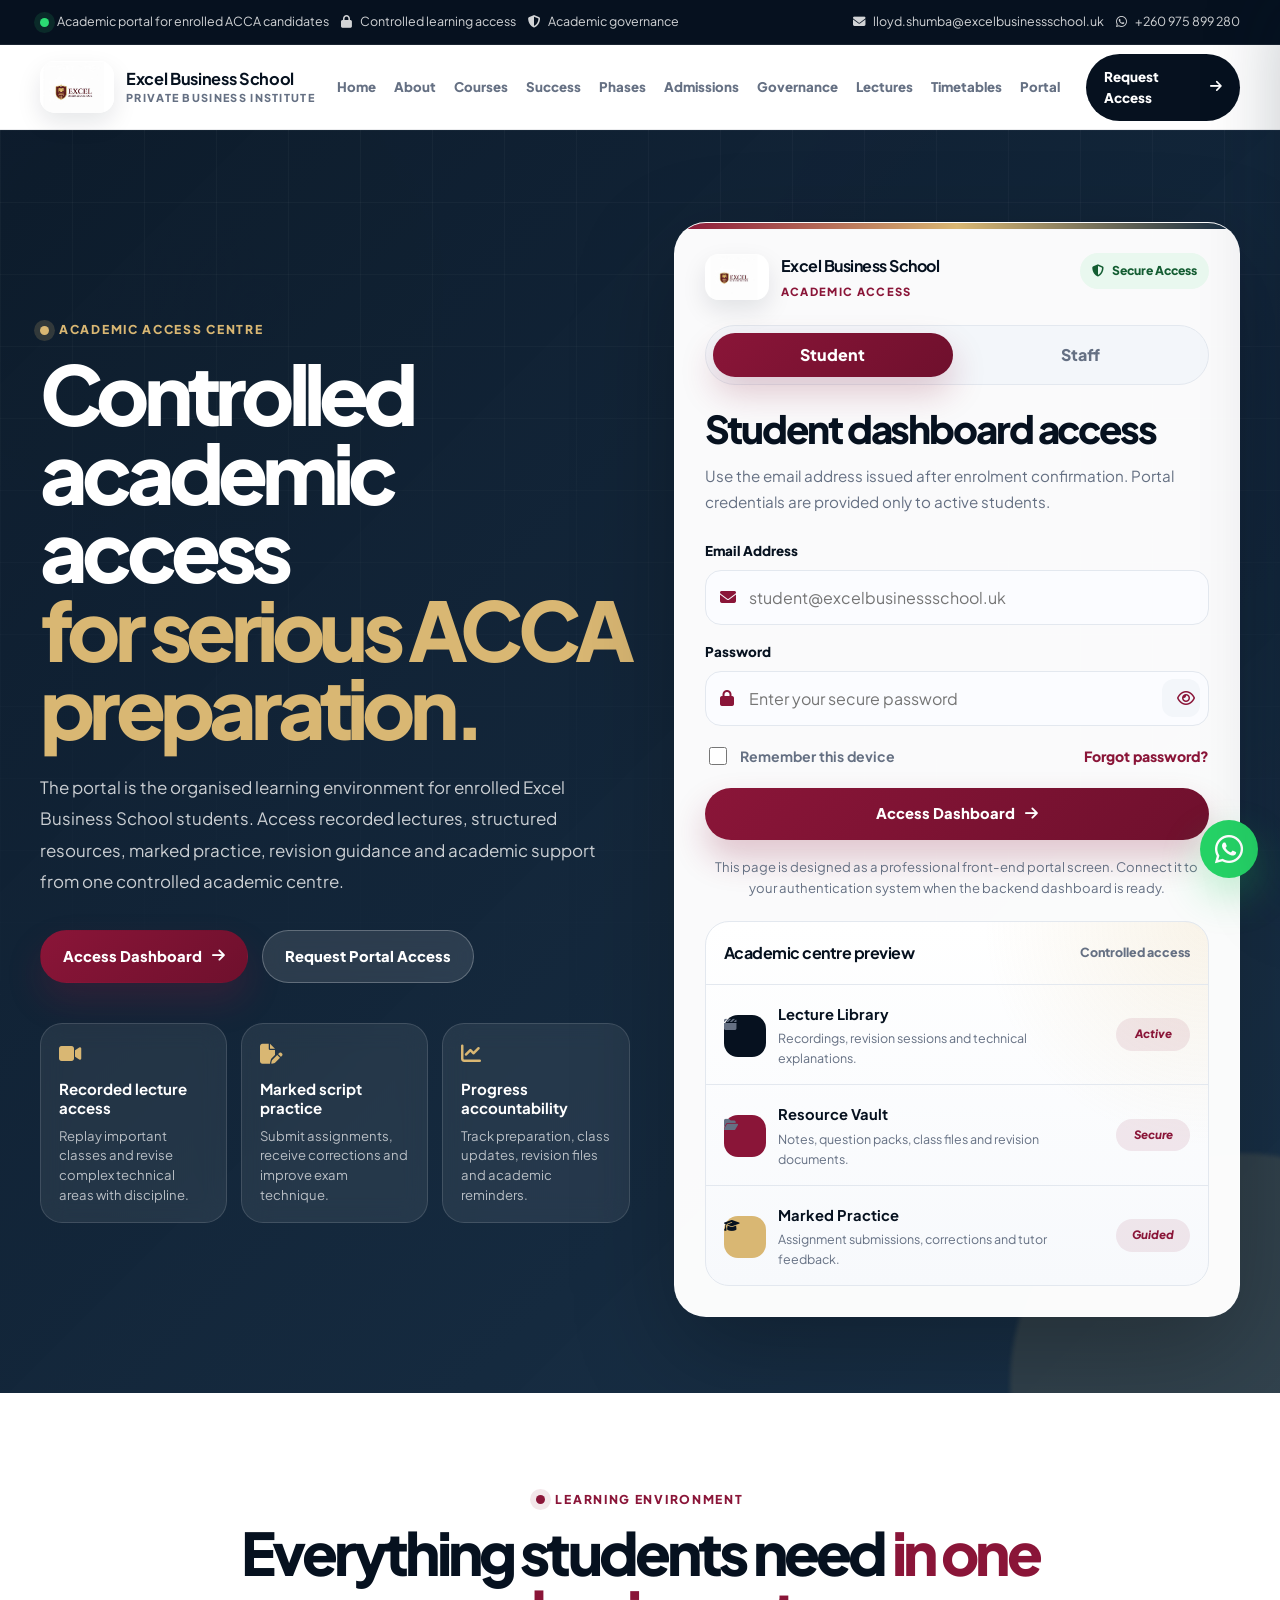
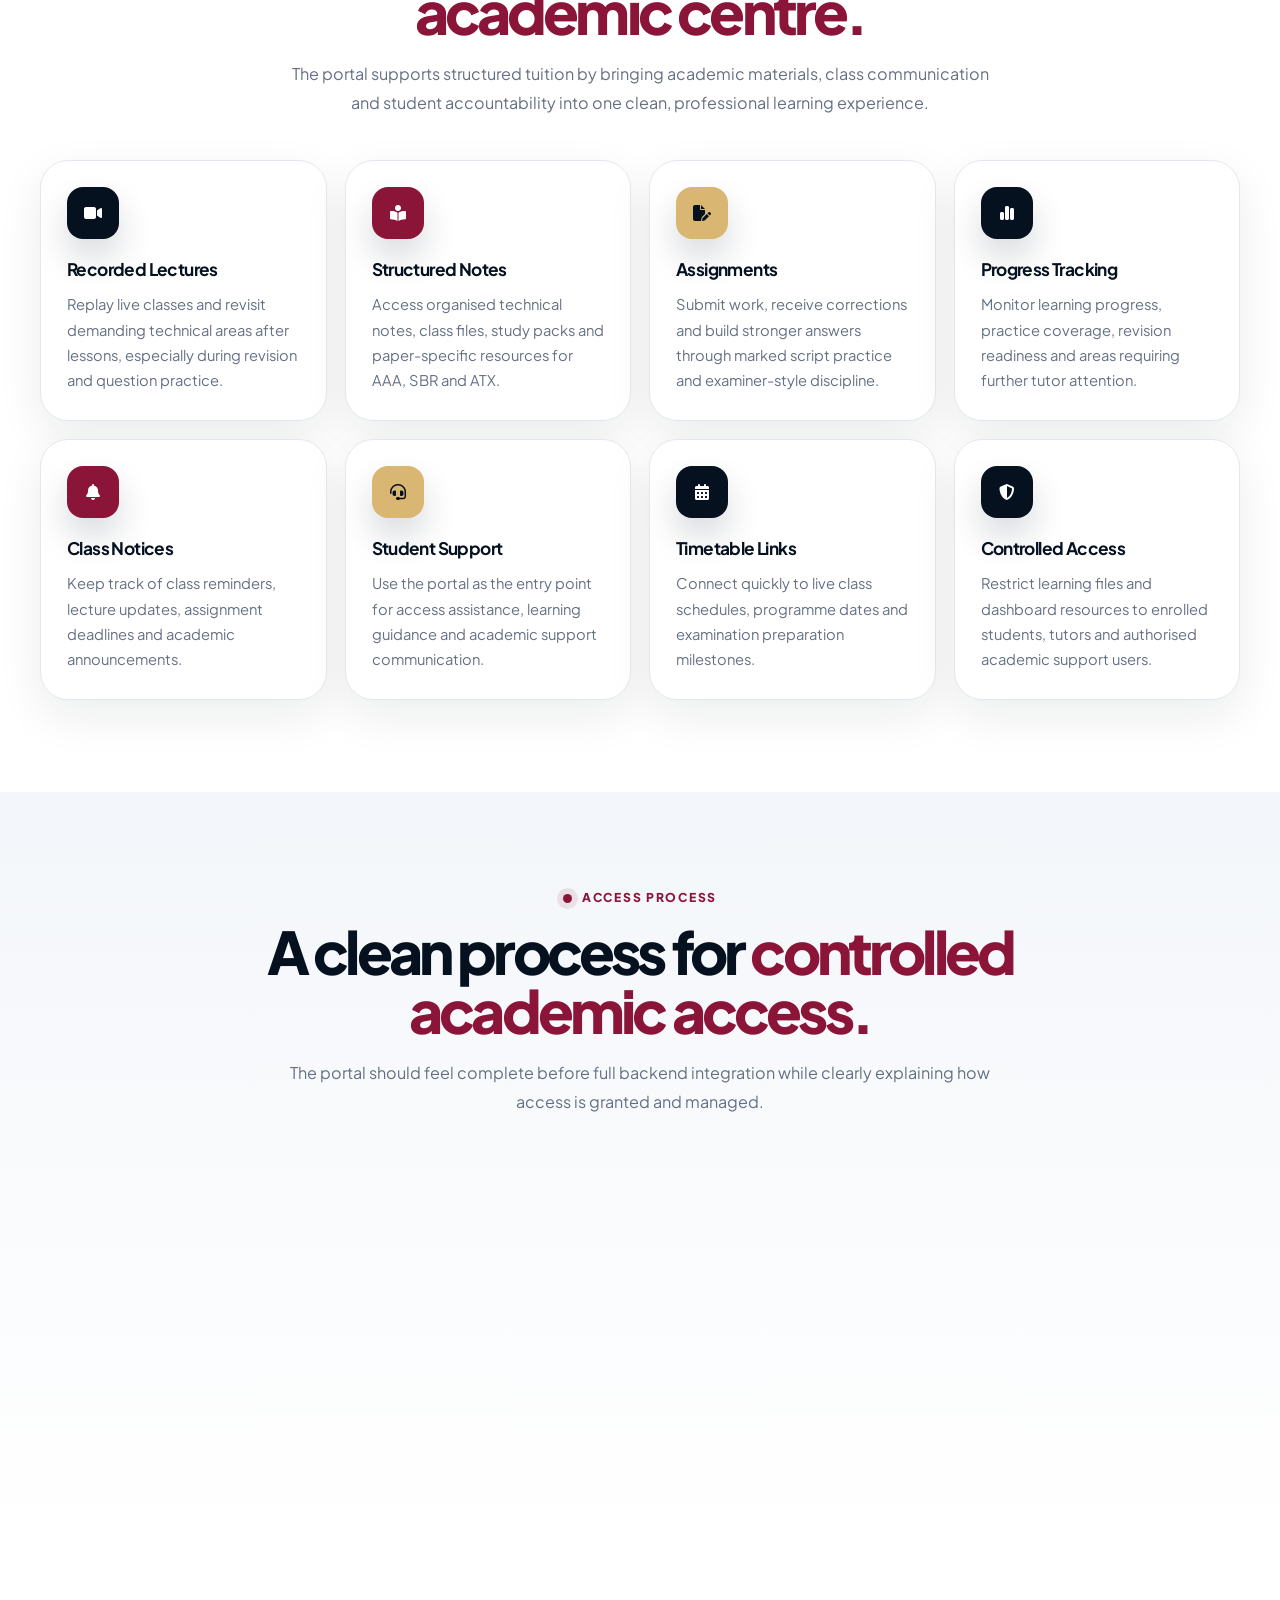
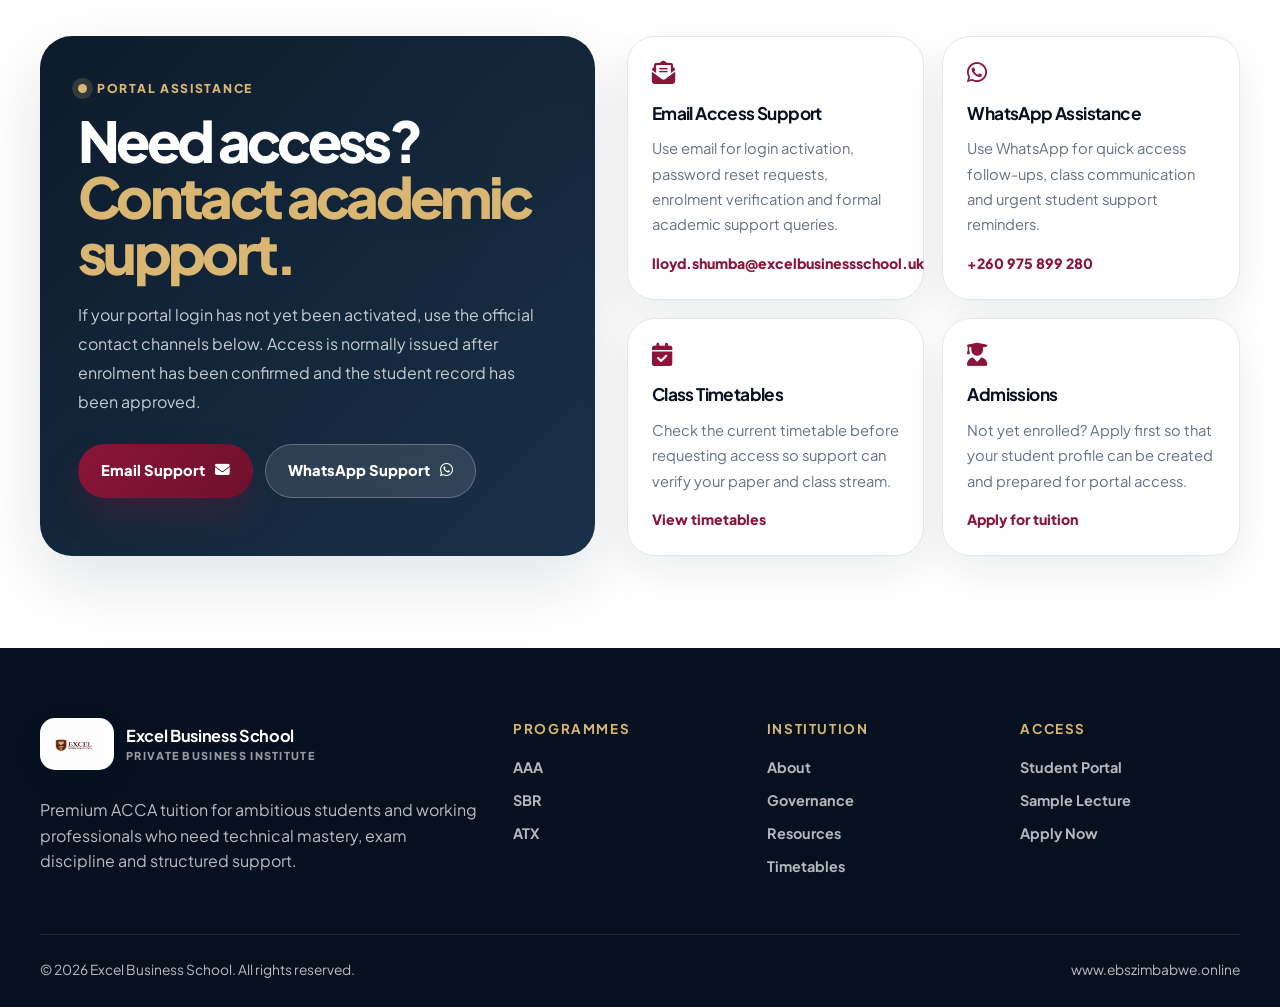
<file: portal.html>
<!DOCTYPE html>
<html lang="en">
<head>
  <meta charset="UTF-8" />
  <meta name="viewport" content="width=device-width, initial-scale=1.0" />

  <title>Academic Access Centre | Excel Business School</title>

  <meta
    name="description"
    content="Excel Business School Academic Access Centre for ACCA students, tutors and academic support. Access lectures, notes, recordings, assignments, marked practice, progress tracking and student support."
  />

  <meta name="theme-color" content="#081728" />
  <meta name="robots" content="index, follow" />
  <meta name="author" content="Excel Business School" />
  <link rel="canonical" href="https://www.ebszimbabwe.online/portal.html" />

  <meta property="og:type" content="website" />
  <meta property="og:title" content="Academic Access Centre | Excel Business School" />
  <meta
    property="og:description"
    content="Controlled academic access for enrolled Excel Business School ACCA students, tutors and support staff."
  />
  <meta property="og:url" content="https://www.ebszimbabwe.online/portal.html" />
  <meta property="og:image" content="https://www.ebszimbabwe.online/excel-logo.png" />
  <meta property="og:site_name" content="Excel Business School" />

  <meta name="twitter:card" content="summary_large_image" />
  <meta name="twitter:title" content="Academic Access Centre | Excel Business School" />
  <meta
    name="twitter:description"
    content="Access recorded lectures, notes, assignments, feedback, progress tracking and academic support."
  />
  <meta name="twitter:image" content="https://www.ebszimbabwe.online/excel-logo.png" />

  <link rel="icon" type="image/png" href="excel-logo.png" />
  <link rel="apple-touch-icon" href="excel-logo.png" />

  <link rel="preconnect" href="https://fonts.googleapis.com" />
  <link rel="preconnect" href="https://fonts.gstatic.com" crossorigin />
  <link rel="preconnect" href="https://cdnjs.cloudflare.com" />

  <link
    href="https://fonts.googleapis.com/css2?family=Plus+Jakarta+Sans:wght@400;500;600;700;800&display=swap"
    rel="stylesheet"
  />

  <link
    rel="stylesheet"
    href="https://cdnjs.cloudflare.com/ajax/libs/font-awesome/6.5.0/css/all.min.css"
  />

  <link rel="stylesheet" href="style.css" />

  <script type="application/ld+json">
    {
      "@context": "https://schema.org",
      "@type": "WebPage",
      "name": "Academic Access Centre | Excel Business School",
      "url": "https://www.ebszimbabwe.online/portal.html",
      "description": "Controlled academic access for enrolled ACCA students, tutors and academic support staff.",
      "isPartOf": {
        "@type": "WebSite",
        "name": "Excel Business School",
        "url": "https://www.ebszimbabwe.online/"
      },
      "publisher": {
        "@type": "EducationalOrganization",
        "name": "Excel Business School",
        "url": "https://www.ebszimbabwe.online/",
        "logo": "https://www.ebszimbabwe.online/excel-logo.png"
      }
    }
  </script>

  <style>
    .portal-shell {
      background:
        radial-gradient(circle at 7% 4%, rgba(217, 183, 115, 0.12), transparent 28rem),
        radial-gradient(circle at 93% 12%, rgba(138, 21, 56, 0.11), transparent 30rem),
        linear-gradient(180deg, #f7f9fc 0%, #ffffff 46%, #f3f6fa 100%);
      overflow: hidden;
    }

    .portal-hero {
      position: relative;
      padding: 92px 0 76px;
      color: var(--white);
      background:
        linear-gradient(135deg, rgba(8, 23, 40, 0.98), rgba(16, 41, 65, 0.96)),
        radial-gradient(circle at 20% 14%, rgba(217, 183, 115, 0.18), transparent 34%),
        radial-gradient(circle at 86% 18%, rgba(138, 21, 56, 0.25), transparent 30%);
      overflow: hidden;
    }

    .portal-hero::before {
      content: "";
      position: absolute;
      inset: 0;
      background-image:
        linear-gradient(rgba(255, 255, 255, 0.045) 1px, transparent 1px),
        linear-gradient(90deg, rgba(255, 255, 255, 0.045) 1px, transparent 1px);
      background-size: 72px 72px;
      mask-image: linear-gradient(to bottom, rgba(0, 0, 0, 0.76), transparent 82%);
      pointer-events: none;
    }

    .portal-hero::after {
      content: "";
      position: absolute;
      width: 460px;
      height: 460px;
      right: -190px;
      bottom: -220px;
      border-radius: 999px;
      background: rgba(217, 183, 115, 0.13);
      filter: blur(2px);
      pointer-events: none;
    }

    .portal-hero-inner {
      position: relative;
      z-index: 2;
      display: grid;
      grid-template-columns: minmax(0, 1.02fr) minmax(410px, 0.98fr);
      gap: 44px;
      align-items: center;
    }

    .portal-copy h1 {
      margin: 0;
      max-width: 780px;
      font-size: clamp(3rem, 6.4vw, 5.8rem);
      line-height: 0.96;
      letter-spacing: -0.07em;
      font-weight: 800;
    }

    .portal-copy h1 span {
      display: block;
      color: var(--gold);
    }

    .portal-copy p {
      margin: 25px 0 0;
      max-width: 720px;
      color: rgba(255, 255, 255, 0.78);
      font-size: 1.06rem;
      line-height: 1.85;
    }

    .portal-hero-actions {
      display: flex;
      gap: 14px;
      flex-wrap: wrap;
      margin-top: 32px;
    }

    .portal-badges {
      display: grid;
      grid-template-columns: repeat(3, minmax(0, 1fr));
      gap: 14px;
      margin-top: 40px;
      max-width: 760px;
    }

    .portal-badge-card {
      min-height: 136px;
      padding: 18px;
      border: 1px solid rgba(255, 255, 255, 0.13);
      border-radius: 22px;
      background: rgba(255, 255, 255, 0.075);
      backdrop-filter: blur(12px);
    }

    .portal-badge-card i {
      color: var(--gold);
      font-size: 1.25rem;
      margin-bottom: 16px;
    }

    .portal-badge-card strong {
      display: block;
      color: var(--white);
      font-size: 0.94rem;
      line-height: 1.25;
    }

    .portal-badge-card span {
      display: block;
      margin-top: 8px;
      color: rgba(255, 255, 255, 0.68);
      font-size: 0.82rem;
      line-height: 1.5;
    }

    .portal-login-card {
      position: relative;
      padding: 30px;
      border-radius: 32px;
      background: rgba(255, 255, 255, 0.98);
      color: var(--text);
      box-shadow: 0 34px 100px rgba(0, 0, 0, 0.26);
      border: 1px solid rgba(255, 255, 255, 0.34);
      overflow: hidden;
    }

    .portal-login-card::before {
      content: "";
      position: absolute;
      inset: 0 0 auto;
      height: 6px;
      background: linear-gradient(90deg, var(--burgundy), var(--gold), var(--navy-800));
    }

    .login-card-head {
      display: flex;
      align-items: flex-start;
      justify-content: space-between;
      gap: 18px;
      margin-bottom: 24px;
    }

    .portal-logo-chip {
      display: inline-flex;
      align-items: center;
      gap: 12px;
    }

    .portal-logo-chip img {
      width: 64px;
      height: 46px;
      object-fit: contain;
      border-radius: 14px;
      background: var(--white);
      box-shadow: 0 10px 24px rgba(8, 23, 40, 0.1);
    }

    .portal-logo-chip strong {
      display: block;
      color: var(--navy-950);
      letter-spacing: -0.03em;
      font-size: 1rem;
    }

    .portal-logo-chip span {
      display: block;
      margin-top: 4px;
      color: var(--burgundy);
      font-size: 0.7rem;
      font-weight: 800;
      letter-spacing: 0.12em;
      text-transform: uppercase;
    }

    .secure-pill {
      display: inline-flex;
      align-items: center;
      gap: 8px;
      min-height: 36px;
      padding: 8px 12px;
      border-radius: 999px;
      color: #145d32;
      background: #e9f8ef;
      font-size: 0.76rem;
      font-weight: 800;
      white-space: nowrap;
    }

    .portal-tabs {
      display: grid;
      grid-template-columns: repeat(2, 1fr);
      gap: 8px;
      padding: 7px;
      border-radius: 999px;
      background: var(--mist);
      border: 1px solid var(--line);
      margin-bottom: 24px;
    }

    .portal-tab {
      min-height: 44px;
      border: 0;
      border-radius: 999px;
      background: transparent;
      color: var(--muted);
      font-weight: 800;
      cursor: pointer;
      transition: background 180ms ease, color 180ms ease, box-shadow 180ms ease;
    }

    .portal-tab[aria-selected="true"] {
      color: var(--white);
      background: linear-gradient(135deg, var(--burgundy), var(--burgundy-700));
      box-shadow: 0 16px 34px rgba(138, 21, 56, 0.22);
    }

    .portal-panel-title {
      margin: 0;
      color: var(--navy-950);
      font-size: clamp(1.8rem, 3vw, 2.55rem);
      line-height: 1.05;
      letter-spacing: -0.055em;
      font-weight: 800;
    }

    .portal-panel-copy {
      margin: 14px 0 24px;
      color: var(--muted);
      font-size: 0.95rem;
      line-height: 1.75;
    }

    .portal-form {
      display: grid;
      gap: 16px;
    }

    .portal-field {
      display: grid;
      gap: 8px;
    }

    .portal-field label {
      color: var(--navy-950);
      font-size: 0.84rem;
      font-weight: 800;
    }

    .portal-input-wrap {
      position: relative;
    }

    .portal-input-wrap i {
      position: absolute;
      left: 15px;
      top: 50%;
      transform: translateY(-50%);
      color: var(--burgundy);
      pointer-events: none;
    }

    .portal-form input[type="email"],
    .portal-form input[type="password"],
    .portal-form input[type="text"] {
      width: 100%;
      min-height: 54px;
      padding: 14px 48px 14px 43px;
      border-radius: 16px;
      color: var(--text);
      background: var(--paper);
      border: 1px solid var(--line);
      outline: none;
      transition: border-color 180ms ease, box-shadow 180ms ease, background 180ms ease;
    }

    .portal-form input:focus {
      border-color: var(--burgundy);
      background: var(--white);
      box-shadow: 0 0 0 4px rgba(138, 21, 56, 0.1);
    }

    .password-toggle {
      position: absolute;
      right: 9px;
      top: 50%;
      transform: translateY(-50%);
      width: 38px;
      height: 38px;
      border: 0;
      border-radius: 12px;
      color: var(--navy-950);
      background: var(--mist);
      cursor: pointer;
    }

    .portal-form-row {
      display: flex;
      justify-content: space-between;
      align-items: center;
      gap: 16px;
      flex-wrap: wrap;
      margin-top: 2px;
    }

    .remember-device {
      display: inline-flex;
      align-items: center;
      gap: 10px;
      color: var(--muted);
      font-size: 0.88rem;
      font-weight: 700;
      cursor: pointer;
    }

    .remember-device input {
      width: 18px;
      height: 18px;
      accent-color: var(--burgundy);
    }

    .portal-forgot {
      color: var(--burgundy);
      font-size: 0.88rem;
      font-weight: 800;
    }

    .portal-submit {
      width: 100%;
      border: 0;
      margin-top: 4px;
    }

    .portal-alert {
      display: none;
      margin: 14px 0 0;
      padding: 14px;
      border-radius: 16px;
      background: #fff7df;
      color: #755414;
      font-size: 0.86rem;
      line-height: 1.55;
      font-weight: 800;
    }

    .portal-alert.show {
      display: block;
    }

    .portal-note {
      margin: 16px 0 0;
      color: var(--muted);
      font-size: 0.82rem;
      line-height: 1.65;
      text-align: center;
    }

    .dashboard-card {
      margin-top: 22px;
      border: 1px solid var(--line);
      border-radius: 24px;
      background:
        radial-gradient(circle at top right, rgba(217, 183, 115, 0.16), transparent 14rem),
        linear-gradient(180deg, #ffffff, #f7f9fc);
      overflow: hidden;
    }

    .dashboard-card-head {
      display: flex;
      justify-content: space-between;
      align-items: center;
      gap: 14px;
      padding: 18px;
      border-bottom: 1px solid var(--line);
    }

    .dashboard-card-head strong {
      color: var(--navy-950);
      letter-spacing: -0.03em;
    }

    .dashboard-card-head span {
      color: var(--muted);
      font-size: 0.78rem;
      font-weight: 800;
    }

    .dashboard-list {
      display: grid;
      gap: 0;
    }

    .dashboard-row {
      display: grid;
      grid-template-columns: 42px 1fr auto;
      gap: 12px;
      align-items: center;
      padding: 15px 18px;
      border-bottom: 1px solid var(--line);
    }

    .dashboard-row:last-child {
      border-bottom: 0;
    }

    .dashboard-icon {
      display: grid;
      place-items: center;
      width: 42px;
      height: 42px;
      border-radius: 14px;
      color: var(--white);
      background: var(--navy-950);
    }

    .dashboard-row:nth-child(2) .dashboard-icon {
      background: var(--burgundy);
    }

    .dashboard-row:nth-child(3) .dashboard-icon {
      background: var(--gold);
      color: var(--navy-950);
    }

    .dashboard-row strong {
      display: block;
      color: var(--navy-950);
      font-size: 0.92rem;
    }

    .dashboard-row span {
      display: block;
      color: var(--muted);
      font-size: 0.78rem;
      margin-top: 3px;
    }

    .dashboard-status {
      min-width: 74px;
      text-align: center;
      padding: 7px 10px;
      border-radius: 999px;
      color: var(--burgundy);
      background: rgba(138, 21, 56, 0.09);
      font-size: 0.72rem;
      font-weight: 800;
    }

    .portal-section {
      padding: 92px 0;
    }

    .portal-section.section-white {
      background: var(--white);
    }

    .portal-section.section-soft {
      background: linear-gradient(180deg, var(--mist), #ffffff);
    }

    .portal-section-head {
      max-width: 820px;
      margin: 0 auto 42px;
      text-align: center;
    }

    .portal-section-head h2 {
      margin: 0;
      color: var(--navy-950);
      font-size: clamp(2.25rem, 4.6vw, 4rem);
      line-height: 1;
      letter-spacing: -0.065em;
      font-weight: 800;
    }

    .portal-section-head h2 span {
      color: var(--burgundy);
    }

    .portal-section-head p {
      margin: 18px auto 0;
      max-width: 720px;
      color: var(--muted);
      font-size: 1.01rem;
      line-height: 1.82;
    }

    .portal-feature-grid {
      display: grid;
      grid-template-columns: repeat(4, minmax(0, 1fr));
      gap: 18px;
    }

    .portal-feature-card,
    .portal-process-card,
    .support-contact-card {
      border-radius: 28px;
      background: var(--white);
      border: 1px solid var(--line);
      box-shadow: var(--shadow-soft);
    }

    .portal-feature-card {
      padding: 26px;
      min-height: 245px;
      transition: transform 180ms ease, box-shadow 180ms ease, border-color 180ms ease;
    }

    .portal-feature-card:hover {
      transform: translateY(-5px);
      border-color: rgba(138, 21, 56, 0.24);
      box-shadow: var(--shadow);
    }

    .portal-feature-icon,
    .process-number {
      display: grid;
      place-items: center;
      width: 52px;
      height: 52px;
      border-radius: 16px;
      margin-bottom: 20px;
      background: var(--navy-950);
      color: var(--white);
      box-shadow: 0 18px 34px rgba(8, 23, 40, 0.16);
    }

    .portal-feature-card:nth-child(2) .portal-feature-icon,
    .portal-feature-card:nth-child(5) .portal-feature-icon {
      background: var(--burgundy);
    }

    .portal-feature-card:nth-child(3) .portal-feature-icon,
    .portal-feature-card:nth-child(6) .portal-feature-icon {
      background: var(--gold);
      color: var(--navy-950);
    }

    .portal-feature-card h3,
    .portal-process-card h3,
    .support-contact-card h3 {
      margin: 0;
      color: var(--navy-950);
      font-size: 1.08rem;
      line-height: 1.25;
      letter-spacing: -0.035em;
    }

    .portal-feature-card p,
    .portal-process-card p,
    .support-contact-card p {
      margin: 12px 0 0;
      color: var(--muted);
      font-size: 0.92rem;
      line-height: 1.72;
    }

    .portal-process-grid {
      display: grid;
      grid-template-columns: repeat(3, minmax(0, 1fr));
      gap: 20px;
    }

    .portal-process-card {
      position: relative;
      padding: 30px;
      min-height: 260px;
      overflow: hidden;
    }

    .portal-process-card::after {
      content: "";
      position: absolute;
      right: -80px;
      top: -80px;
      width: 180px;
      height: 180px;
      border-radius: 999px;
      background: rgba(217, 183, 115, 0.13);
      pointer-events: none;
    }

    .process-number {
      background: linear-gradient(135deg, var(--burgundy), var(--burgundy-700));
      font-weight: 800;
    }

    .portal-support-layout {
      display: grid;
      grid-template-columns: 0.95fr 1.05fr;
      gap: 32px;
      align-items: stretch;
    }

    .support-panel {
      padding: 38px;
      border-radius: 32px;
      color: var(--white);
      background:
        linear-gradient(135deg, rgba(8, 23, 40, 0.98), rgba(16, 41, 65, 0.96)),
        radial-gradient(circle at 86% 18%, rgba(217, 183, 115, 0.15), transparent 28%);
      box-shadow: var(--shadow);
    }

    .support-panel h2 {
      margin: 0;
      font-size: clamp(2.3rem, 4.4vw, 4rem);
      line-height: 1;
      letter-spacing: -0.065em;
      font-weight: 800;
    }

    .support-panel h2 span {
      color: var(--gold);
      display: block;
    }

    .support-panel p {
      margin: 18px 0 0;
      color: rgba(255, 255, 255, 0.76);
      line-height: 1.82;
    }

    .support-links {
      display: flex;
      flex-wrap: wrap;
      gap: 12px;
      margin-top: 28px;
    }

    .support-cards {
      display: grid;
      grid-template-columns: repeat(2, minmax(0, 1fr));
      gap: 18px;
    }

    .support-contact-card {
      padding: 24px;
      min-height: 190px;
    }

    .support-contact-card i {
      color: var(--burgundy);
      font-size: 1.45rem;
      margin-bottom: 18px;
    }

    .support-contact-card a {
      display: inline-flex;
      margin-top: 14px;
      color: var(--burgundy);
      font-weight: 800;
      font-size: 0.88rem;
    }

    @media (max-width: 1180px) {
      .portal-hero-inner,
      .portal-support-layout {
        grid-template-columns: 1fr;
      }

      .portal-login-card {
        max-width: 760px;
      }

      .portal-feature-grid {
        grid-template-columns: repeat(2, minmax(0, 1fr));
      }
    }

    @media (max-width: 860px) {
      .portal-badges,
      .portal-process-grid,
      .support-cards {
        grid-template-columns: 1fr;
      }

      .portal-hero {
        padding: 70px 0 60px;
      }

      .portal-section {
        padding: 72px 0;
      }

      .portal-copy h1 {
        font-size: clamp(2.8rem, 14vw, 4rem);
      }

      .login-card-head,
      .portal-form-row {
        align-items: flex-start;
        flex-direction: column;
      }

      .secure-pill {
        white-space: normal;
      }

      .dashboard-row {
        grid-template-columns: 42px 1fr;
      }

      .dashboard-status {
        grid-column: 2;
        justify-self: start;
      }
    }

    @media (max-width: 620px) {
      .portal-feature-grid {
        grid-template-columns: 1fr;
      }

      .portal-login-card,
      .support-panel {
        padding: 24px;
        border-radius: 26px;
      }

      .portal-tabs {
        border-radius: 18px;
        grid-template-columns: 1fr;
      }

      .portal-tab {
        border-radius: 14px;
      }

      .portal-hero-actions .btn,
      .support-links .btn {
        width: 100%;
      }
    }
  </style>
</head>

<body>
  <a
    href="https://wa.me/260975899280"
    target="_blank"
    rel="noopener"
    aria-label="Contact Excel Business School on WhatsApp"
    class="whatsapp-float"
  >
    <i class="fab fa-whatsapp" aria-hidden="true"></i>
  </a>

  <header class="topbar" aria-label="Institutional contact bar">
    <div class="container topbar-inner">
      <div class="topbar-left">
        <span class="status-chip"><span class="live-dot" aria-hidden="true"></span> Academic portal for enrolled ACCA candidates</span>
        <span class="status-chip"><i class="fas fa-lock" aria-hidden="true"></i> Controlled learning access</span>
        <span class="status-chip"><i class="fas fa-shield-halved" aria-hidden="true"></i> Academic governance</span>
      </div>

      <div class="topbar-right">
        <a href="mailto:lloyd.shumba@excelbusinessschool.uk"><i class="fa-solid fa-envelope" aria-hidden="true"></i> lloyd.shumba@excelbusinessschool.uk</a>
        <a href="https://wa.me/260975899280" target="_blank" rel="noopener"><i class="fab fa-whatsapp" aria-hidden="true"></i> +260 975 899 280</a>
      </div>
    </div>
  </header>

  <nav class="navbar" aria-label="Primary navigation">
    <div class="container nav-inner">
      <a href="index.html" class="brand" aria-label="Excel Business School Home">
        <span class="brand-logo">
          <img src="excel-logo.png" width="82" height="58" alt="Excel Business School" />
        </span>
        <span class="brand-text">
          <strong>Excel Business School</strong>
          <span>Private Business Institute</span>
        </span>
      </a>

      <div class="nav-links" aria-label="Main navigation">
        <a href="index.html#home">Home</a>
        <a href="index.html#about">About</a>
        <a href="index.html#courses">Courses</a>
        <a href="index.html#success">Success</a>
        <a href="index.html#learning-rhythm">Phases</a>
        <a href="index.html#admissions">Admissions</a>
        <a href="index.html#governance">Governance</a>
        <a href="index.html#sample-lectures">Lectures</a>
        <a href="timetables.html">Timetables</a>
        <a href="portal.html" aria-current="page">Portal</a>
      </div>

      <a href="index.html#contact" class="nav-cta">Request Access <i class="fas fa-arrow-right" aria-hidden="true"></i></a>

      <button
        class="menu-btn"
        id="menuBtn"
        type="button"
        aria-label="Open menu"
        aria-controls="mobileMenu"
        aria-expanded="false"
      >
        <i class="fas fa-bars" aria-hidden="true"></i>
      </button>
    </div>
  </nav>

  <div class="mobile-backdrop" id="mobileBackdrop" aria-hidden="true"></div>

  <aside class="mobile-menu" id="mobileMenu" aria-hidden="true" aria-label="Mobile navigation">
    <div class="mobile-head">
      <div>
        <span>Navigation</span>
        <strong>Excel Business School</strong>
      </div>
      <button class="close-btn" id="closeBtn" type="button" aria-label="Close menu">
        <i class="fas fa-times" aria-hidden="true"></i>
      </button>
    </div>

    <div class="mobile-links">
      <a href="index.html#home">Home <i class="fas fa-arrow-right" aria-hidden="true"></i></a>
      <a href="index.html#about">About <i class="fas fa-arrow-right" aria-hidden="true"></i></a>
      <a href="index.html#courses">Courses <i class="fas fa-arrow-right" aria-hidden="true"></i></a>
      <a href="index.html#success">Student Success <i class="fas fa-arrow-right" aria-hidden="true"></i></a>
      <a href="index.html#methodology">Methodology <i class="fas fa-arrow-right" aria-hidden="true"></i></a>
      <a href="index.html#learning-rhythm">Learning Phases <i class="fas fa-arrow-right" aria-hidden="true"></i></a>
      <a href="index.html#admissions">Admissions <i class="fas fa-arrow-right" aria-hidden="true"></i></a>
      <a href="index.html#pricing">Fees <i class="fas fa-arrow-right" aria-hidden="true"></i></a>
      <a href="index.html#faculty">Faculty <i class="fas fa-arrow-right" aria-hidden="true"></i></a>
      <a href="index.html#governance">Governance <i class="fas fa-arrow-right" aria-hidden="true"></i></a>
      <a href="index.html#student-resources">Student Resources <i class="fas fa-arrow-right" aria-hidden="true"></i></a>
      <a href="index.html#sample-lectures">Sample Lectures <i class="fas fa-arrow-right" aria-hidden="true"></i></a>
      <a href="timetables.html">Timetables <i class="fas fa-calendar-alt" aria-hidden="true"></i></a>
      <a href="portal.html">Student Portal <i class="fas fa-user-graduate" aria-hidden="true"></i></a>
      <a href="index.html#contact" class="mobile-cta">Request Access</a>
    </div>
  </aside>

  <main class="portal-shell">
    <section class="portal-hero" id="portal">
      <div class="container portal-hero-inner">
        <div class="portal-copy reveal">
          <div class="eyebrow light"><span></span> Academic Access Centre</div>

          <h1>
            Controlled academic access
            <span>for serious ACCA preparation.</span>
          </h1>

          <p>
            The portal is the organised learning environment for enrolled Excel Business School students.
            Access recorded lectures, structured resources, marked practice, revision guidance and academic support
            from one controlled academic centre.
          </p>

          <div class="portal-hero-actions">
            <a href="#login" class="btn btn-primary">Access Dashboard <i class="fas fa-arrow-right" aria-hidden="true"></i></a>
            <a href="index.html#contact" class="btn btn-secondary">Request Portal Access</a>
          </div>

          <div class="portal-badges" aria-label="Portal highlights">
            <article class="portal-badge-card">
              <i class="fas fa-video" aria-hidden="true"></i>
              <strong>Recorded lecture access</strong>
              <span>Replay important classes and revise complex technical areas with discipline.</span>
            </article>

            <article class="portal-badge-card">
              <i class="fas fa-file-pen" aria-hidden="true"></i>
              <strong>Marked script practice</strong>
              <span>Submit assignments, receive corrections and improve exam technique.</span>
            </article>

            <article class="portal-badge-card">
              <i class="fas fa-chart-line" aria-hidden="true"></i>
              <strong>Progress accountability</strong>
              <span>Track preparation, class updates, revision files and academic reminders.</span>
            </article>
          </div>
        </div>

        <section class="portal-login-card reveal" id="login" aria-labelledby="portal-login-title">
          <div class="login-card-head">
            <div class="portal-logo-chip">
              <img src="excel-logo.png" alt="Excel Business School logo" width="64" height="46" />
              <div>
                <strong>Excel Business School</strong>
                <span>Academic Access</span>
              </div>
            </div>

            <span class="secure-pill"><i class="fas fa-shield-halved" aria-hidden="true"></i> Secure Access</span>
          </div>

          <div class="portal-tabs" role="tablist" aria-label="Portal access type">
            <button
              type="button"
              class="portal-tab"
              id="student-tab"
              role="tab"
              aria-selected="true"
              aria-controls="student-panel"
              tabindex="0"
            >
              Student
            </button>

            <button
              type="button"
              class="portal-tab"
              id="staff-tab"
              role="tab"
              aria-selected="false"
              aria-controls="staff-panel"
              tabindex="-1"
            >
              Staff
            </button>
          </div>

          <div id="student-panel" role="tabpanel" aria-labelledby="student-tab">
            <h2 class="portal-panel-title" id="portal-login-title">Student dashboard access</h2>
            <p class="portal-panel-copy">
              Use the email address issued after enrolment confirmation. Portal credentials are provided only to active students.
            </p>
          </div>

          <div id="staff-panel" role="tabpanel" aria-labelledby="staff-tab" hidden>
            <h2 class="portal-panel-title">Staff administration access</h2>
            <p class="portal-panel-copy">
              Staff access is restricted to authorised tutors and academic support personnel for learning administration and student support.
            </p>
          </div>

          <form class="portal-form" id="portalForm" novalidate>
            <div class="portal-field">
              <label for="emailInput">Email Address</label>
              <div class="portal-input-wrap">
                <i class="fa-solid fa-envelope" aria-hidden="true"></i>
                <input
                  type="email"
                  id="emailInput"
                  name="email"
                  autocomplete="email"
                  placeholder="student@excelbusinessschool.uk"
                  required
                />
              </div>
            </div>

            <div class="portal-field">
              <label for="passwordInput">Password</label>
              <div class="portal-input-wrap">
                <i class="fa-solid fa-lock" aria-hidden="true"></i>
                <input
                  type="password"
                  id="passwordInput"
                  name="password"
                  autocomplete="current-password"
                  placeholder="Enter your secure password"
                  required
                />

                <button
                  type="button"
                  class="password-toggle"
                  id="passwordToggle"
                  aria-label="Show password"
                  aria-pressed="false"
                >
                  <i class="fa-regular fa-eye" id="passwordIcon" aria-hidden="true"></i>
                </button>
              </div>
            </div>

            <div class="portal-form-row">
              <label class="remember-device" for="rememberMe">
                <input type="checkbox" id="rememberMe" name="remember" />
                <span>Remember this device</span>
              </label>

              <a href="index.html#contact" class="portal-forgot">Forgot password?</a>
            </div>

            <button type="submit" class="btn btn-primary portal-submit" id="submitBtn">
              <span id="submitText">Access Dashboard</span>
              <i class="fas fa-arrow-right" aria-hidden="true"></i>
            </button>
          </form>

          <p class="portal-alert" id="portalStatus" role="status" aria-live="polite"></p>

          <p class="portal-note">
            This page is designed as a professional front-end portal screen. Connect it to your authentication system
            when the backend dashboard is ready.
          </p>

          <div class="dashboard-card" aria-label="Portal access preview">
            <div class="dashboard-card-head">
              <strong>Academic centre preview</strong>
              <span>Controlled access</span>
            </div>

            <div class="dashboard-list">
              <article class="dashboard-row">
                <span class="dashboard-icon"><i class="fas fa-clapperboard" aria-hidden="true"></i></span>
                <span>
                  <strong>Lecture Library</strong>
                  <span>Recordings, revision sessions and technical explanations.</span>
                </span>
                <em class="dashboard-status">Active</em>
              </article>

              <article class="dashboard-row">
                <span class="dashboard-icon"><i class="fas fa-folder-open" aria-hidden="true"></i></span>
                <span>
                  <strong>Resource Vault</strong>
                  <span>Notes, question packs, class files and revision documents.</span>
                </span>
                <em class="dashboard-status">Secure</em>
              </article>

              <article class="dashboard-row">
                <span class="dashboard-icon"><i class="fas fa-graduation-cap" aria-hidden="true"></i></span>
                <span>
                  <strong>Marked Practice</strong>
                  <span>Assignment submissions, corrections and tutor feedback.</span>
                </span>
                <em class="dashboard-status">Guided</em>
              </article>
            </div>
          </div>
        </section>
      </div>
    </section>

    <section class="portal-section section-white" id="portal-resources">
      <div class="container">
        <div class="portal-section-head reveal">
          <div class="eyebrow"><span></span> Learning Environment</div>
          <h2>Everything students need <span>in one academic centre.</span></h2>
          <p>
            The portal supports structured tuition by bringing academic materials, class communication and student accountability
            into one clean, professional learning experience.
          </p>
        </div>

        <div class="portal-feature-grid">
          <article class="portal-feature-card reveal">
            <span class="portal-feature-icon"><i class="fas fa-video" aria-hidden="true"></i></span>
            <h3>Recorded Lectures</h3>
            <p>Replay live classes and revisit demanding technical areas after lessons, especially during revision and question practice.</p>
          </article>

          <article class="portal-feature-card reveal">
            <span class="portal-feature-icon"><i class="fas fa-book-open-reader" aria-hidden="true"></i></span>
            <h3>Structured Notes</h3>
            <p>Access organised technical notes, class files, study packs and paper-specific resources for AAA, SBR and ATX.</p>
          </article>

          <article class="portal-feature-card reveal">
            <span class="portal-feature-icon"><i class="fas fa-file-pen" aria-hidden="true"></i></span>
            <h3>Assignments</h3>
            <p>Submit work, receive corrections and build stronger answers through marked script practice and examiner-style discipline.</p>
          </article>

          <article class="portal-feature-card reveal">
            <span class="portal-feature-icon"><i class="fas fa-chart-simple" aria-hidden="true"></i></span>
            <h3>Progress Tracking</h3>
            <p>Monitor learning progress, practice coverage, revision readiness and areas requiring further tutor attention.</p>
          </article>

          <article class="portal-feature-card reveal">
            <span class="portal-feature-icon"><i class="fas fa-bell" aria-hidden="true"></i></span>
            <h3>Class Notices</h3>
            <p>Keep track of class reminders, lecture updates, assignment deadlines and academic announcements.</p>
          </article>

          <article class="portal-feature-card reveal">
            <span class="portal-feature-icon"><i class="fas fa-headset" aria-hidden="true"></i></span>
            <h3>Student Support</h3>
            <p>Use the portal as the entry point for access assistance, learning guidance and academic support communication.</p>
          </article>

          <article class="portal-feature-card reveal">
            <span class="portal-feature-icon"><i class="fas fa-calendar-days" aria-hidden="true"></i></span>
            <h3>Timetable Links</h3>
            <p>Connect quickly to live class schedules, programme dates and examination preparation milestones.</p>
          </article>

          <article class="portal-feature-card reveal">
            <span class="portal-feature-icon"><i class="fas fa-shield-halved" aria-hidden="true"></i></span>
            <h3>Controlled Access</h3>
            <p>Restrict learning files and dashboard resources to enrolled students, tutors and authorised academic support users.</p>
          </article>
        </div>
      </div>
    </section>

    <section class="portal-section section-soft" id="access-process">
      <div class="container">
        <div class="portal-section-head reveal">
          <div class="eyebrow"><span></span> Access Process</div>
          <h2>A clean process for <span>controlled academic access.</span></h2>
          <p>
            The portal should feel complete before full backend integration while clearly explaining how access is granted and managed.
          </p>
        </div>

        <div class="portal-process-grid">
          <article class="portal-process-card reveal">
            <span class="process-number">01</span>
            <h3>Enrolment Confirmation</h3>
            <p>
              Students receive access after registration, admission confirmation and completion of the applicable tuition arrangement.
              This keeps the learning environment restricted to authorised learners.
            </p>
          </article>

          <article class="portal-process-card reveal">
            <span class="process-number">02</span>
            <h3>Credential Activation</h3>
            <p>
              Login credentials should be issued through a controlled administrative process. For live deployment, connect this page
              to the authentication system, database and password reset workflow.
            </p>
          </article>

          <article class="portal-process-card reveal">
            <span class="process-number">03</span>
            <h3>Learning Execution</h3>
            <p>
              Once activated, students use the portal for lectures, notes, recordings, assignments, notices, feedback tracking
              and focused examination preparation.
            </p>
          </article>
        </div>
      </div>
    </section>

    <section class="portal-section section-white" id="portal-support">
      <div class="container portal-support-layout">
        <div class="support-panel reveal">
          <div class="eyebrow light"><span></span> Portal Assistance</div>
          <h2>
            Need access?
            <span>Contact academic support.</span>
          </h2>
          <p>
            If your portal login has not yet been activated, use the official contact channels below. Access is normally issued
            after enrolment has been confirmed and the student record has been approved.
          </p>

          <div class="support-links">
            <a href="mailto:lloyd.shumba@excelbusinessschool.uk" class="btn btn-primary">
              Email Support <i class="fa-solid fa-envelope" aria-hidden="true"></i>
            </a>
            <a href="https://wa.me/260975899280" target="_blank" rel="noopener" class="btn btn-secondary">
              WhatsApp Support <i class="fab fa-whatsapp" aria-hidden="true"></i>
            </a>
          </div>
        </div>

        <div class="support-cards">
          <article class="support-contact-card reveal">
            <i class="fas fa-envelope-open-text" aria-hidden="true"></i>
            <h3>Email Access Support</h3>
            <p>Use email for login activation, password reset requests, enrolment verification and formal academic support queries.</p>
            <a href="mailto:lloyd.shumba@excelbusinessschool.uk">lloyd.shumba@excelbusinessschool.uk</a>
          </article>

          <article class="support-contact-card reveal">
            <i class="fab fa-whatsapp" aria-hidden="true"></i>
            <h3>WhatsApp Assistance</h3>
            <p>Use WhatsApp for quick access follow-ups, class communication and urgent student support reminders.</p>
            <a href="https://wa.me/260975899280" target="_blank" rel="noopener">+260 975 899 280</a>
          </article>

          <article class="support-contact-card reveal">
            <i class="fas fa-calendar-check" aria-hidden="true"></i>
            <h3>Class Timetables</h3>
            <p>Check the current timetable before requesting access so support can verify your paper and class stream.</p>
            <a href="timetables.html">View timetables</a>
          </article>

          <article class="support-contact-card reveal">
            <i class="fas fa-user-graduate" aria-hidden="true"></i>
            <h3>Admissions</h3>
            <p>Not yet enrolled? Apply first so that your student profile can be created and prepared for portal access.</p>
            <a href="index.html#contact">Apply for tuition</a>
          </article>
        </div>
      </div>
    </section>
  </main>

  <footer class="footer">
    <div class="container footer-grid">
      <div>
        <a href="index.html" class="footer-brand">
          <img src="excel-logo.png" width="82" height="58" alt="Excel Business School" />
          <span>
            <strong>Excel Business School</strong>
            <em>Private Business Institute</em>
          </span>
        </a>
        <p>Premium ACCA tuition for ambitious students and working professionals who need technical mastery, exam discipline and structured support.</p>
      </div>

      <div>
        <h3>Programmes</h3>
        <a href="index.html#courses">AAA</a>
        <a href="index.html#courses">SBR</a>
        <a href="index.html#courses">ATX</a>
      </div>

      <div>
        <h3>Institution</h3>
        <a href="index.html#about">About</a>
        <a href="index.html#governance">Governance</a>
        <a href="index.html#student-resources">Resources</a>
        <a href="timetables.html">Timetables</a>
      </div>

      <div>
        <h3>Access</h3>
        <a href="portal.html">Student Portal</a>
        <a href="index.html#sample-lectures">Sample Lecture</a>
        <a href="index.html#contact">Apply Now</a>
      </div>
    </div>

    <div class="container footer-bottom">
      <span>© <span id="year"></span> Excel Business School. All rights reserved.</span>
      <span>www.ebszimbabwe.online</span>
    </div>
  </footer>

  <script>
    (function () {
      const menuBtn = document.getElementById('menuBtn');
      const closeBtn = document.getElementById('closeBtn');
      const mobileMenu = document.getElementById('mobileMenu');
      const mobileBackdrop = document.getElementById('mobileBackdrop');
      const mobileLinks = document.querySelectorAll('.mobile-links a');

      const portalForm = document.getElementById('portalForm');
      const submitBtn = document.getElementById('submitBtn');
      const submitText = document.getElementById('submitText');
      const portalStatus = document.getElementById('portalStatus');

      const passwordInput = document.getElementById('passwordInput');
      const passwordToggle = document.getElementById('passwordToggle');
      const passwordIcon = document.getElementById('passwordIcon');
      const emailInput = document.getElementById('emailInput');

      const tabButtons = Array.from(document.querySelectorAll('[role="tab"]'));
      const tabPanels = Array.from(document.querySelectorAll('[role="tabpanel"]'));

      function openMenu() {
        if (!mobileMenu || !mobileBackdrop || !menuBtn) return;
        mobileMenu.classList.add('open');
        mobileBackdrop.classList.add('open');
        mobileMenu.setAttribute('aria-hidden', 'false');
        mobileBackdrop.setAttribute('aria-hidden', 'false');
        menuBtn.setAttribute('aria-expanded', 'true');
        document.body.classList.add('menu-open');
      }

      function closeMenu() {
        if (!mobileMenu || !mobileBackdrop || !menuBtn) return;
        mobileMenu.classList.remove('open');
        mobileBackdrop.classList.remove('open');
        mobileMenu.setAttribute('aria-hidden', 'true');
        mobileBackdrop.setAttribute('aria-hidden', 'true');
        menuBtn.setAttribute('aria-expanded', 'false');
        document.body.classList.remove('menu-open');
      }

      function setActiveTab(selectedTab) {
        const selectedPanelId = selectedTab.getAttribute('aria-controls');

        tabButtons.forEach((tab) => {
          const isSelected = tab === selectedTab;
          tab.setAttribute('aria-selected', String(isSelected));
          tab.setAttribute('tabindex', isSelected ? '0' : '-1');
        });

        tabPanels.forEach((panel) => {
          panel.hidden = panel.id !== selectedPanelId;
        });

        if (emailInput) {
          emailInput.placeholder = selectedTab.id === 'student-tab'
            ? 'student@excelbusinessschool.uk'
            : 'staff@excelbusinessschool.uk';
        }
      }

      function handleTabKeydown(event) {
        const currentIndex = tabButtons.indexOf(event.currentTarget);
        let nextIndex = currentIndex;

        if (event.key === 'ArrowRight' || event.key === 'ArrowDown') {
          nextIndex = (currentIndex + 1) % tabButtons.length;
        } else if (event.key === 'ArrowLeft' || event.key === 'ArrowUp') {
          nextIndex = (currentIndex - 1 + tabButtons.length) % tabButtons.length;
        } else if (event.key === 'Home') {
          nextIndex = 0;
        } else if (event.key === 'End') {
          nextIndex = tabButtons.length - 1;
        } else {
          return;
        }

        event.preventDefault();
        tabButtons[nextIndex].focus();
        setActiveTab(tabButtons[nextIndex]);
      }

      function togglePassword() {
        if (!passwordInput || !passwordToggle || !passwordIcon) return;

        const isVisible = passwordInput.type === 'text';
        passwordInput.type = isVisible ? 'password' : 'text';
        passwordToggle.setAttribute('aria-pressed', String(!isVisible));
        passwordToggle.setAttribute('aria-label', isVisible ? 'Show password' : 'Hide password');

        passwordIcon.classList.toggle('fa-eye', isVisible);
        passwordIcon.classList.toggle('fa-eye-slash', !isVisible);
      }

      function showPortalStatus(message) {
        if (!portalStatus) return;
        portalStatus.textContent = message;
        portalStatus.classList.add('show');
      }

      function handlePortalSubmit(event) {
        event.preventDefault();

        if (!portalForm || !submitBtn || !submitText) return;

        if (!portalForm.checkValidity()) {
          portalForm.reportValidity();
          return;
        }

        submitBtn.disabled = true;
        submitText.textContent = 'Checking Access';

        window.setTimeout(() => {
          submitBtn.disabled = false;
          submitText.textContent = 'Access Dashboard';
          showPortalStatus('Portal authentication is not yet connected. Please contact academic support if your credentials have already been issued.');
        }, 750);
      }

      if (menuBtn) menuBtn.addEventListener('click', openMenu);
      if (closeBtn) closeBtn.addEventListener('click', closeMenu);
      if (mobileBackdrop) mobileBackdrop.addEventListener('click', closeMenu);
      mobileLinks.forEach((link) => link.addEventListener('click', closeMenu));

      tabButtons.forEach((tab) => {
        tab.addEventListener('click', () => setActiveTab(tab));
        tab.addEventListener('keydown', handleTabKeydown);
      });

      if (passwordToggle) passwordToggle.addEventListener('click', togglePassword);
      if (portalForm) portalForm.addEventListener('submit', handlePortalSubmit);

      document.addEventListener('keydown', (event) => {
        if (event.key === 'Escape') closeMenu();
      });

      const revealItems = document.querySelectorAll('.reveal');

      if ('IntersectionObserver' in window) {
        const revealObserver = new IntersectionObserver((entries) => {
          entries.forEach((entry) => {
            if (entry.isIntersecting) {
              entry.target.classList.add('in-view');
              revealObserver.unobserve(entry.target);
            }
          });
        }, { threshold: 0.15 });

        revealItems.forEach((item) => revealObserver.observe(item));
      } else {
        revealItems.forEach((item) => item.classList.add('in-view'));
      }

      const yearElement = document.getElementById('year');
      if (yearElement) yearElement.textContent = new Date().getFullYear();
    })();
  </script>
</body>
</html>
</file>
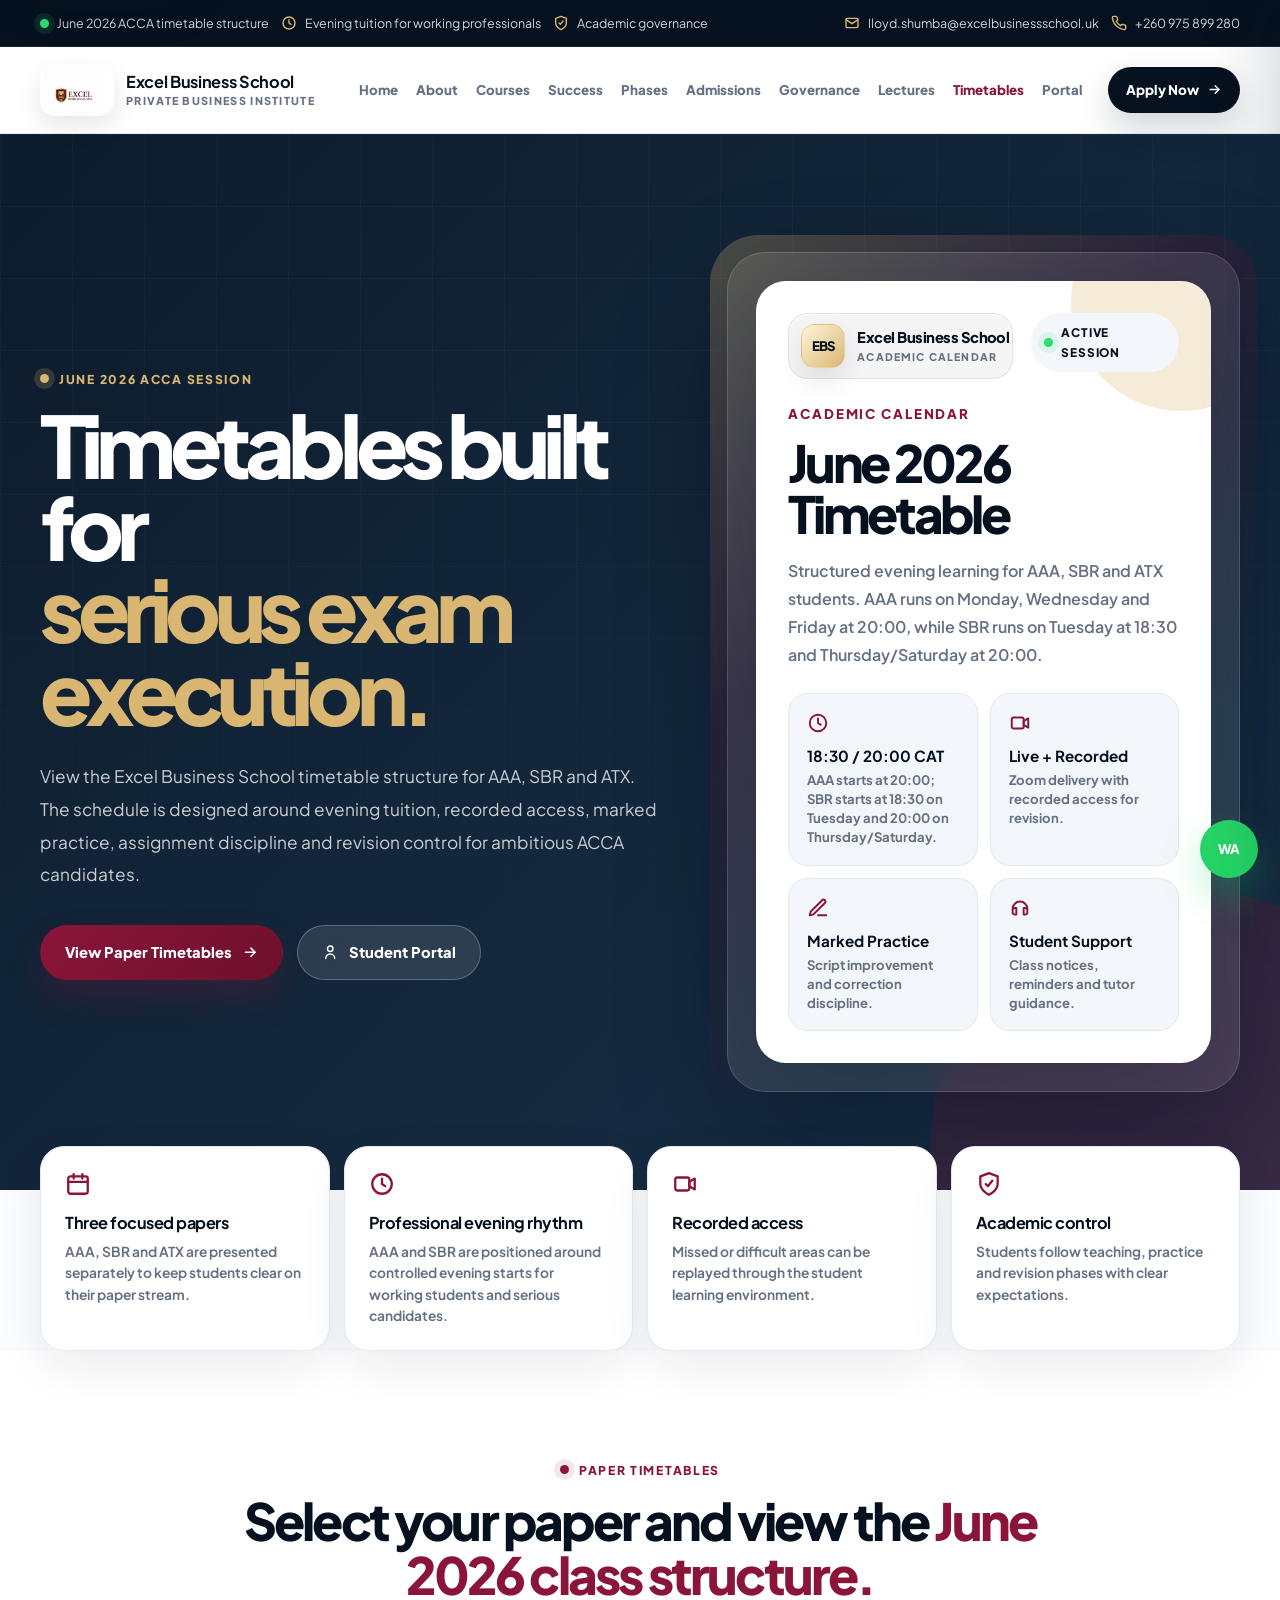
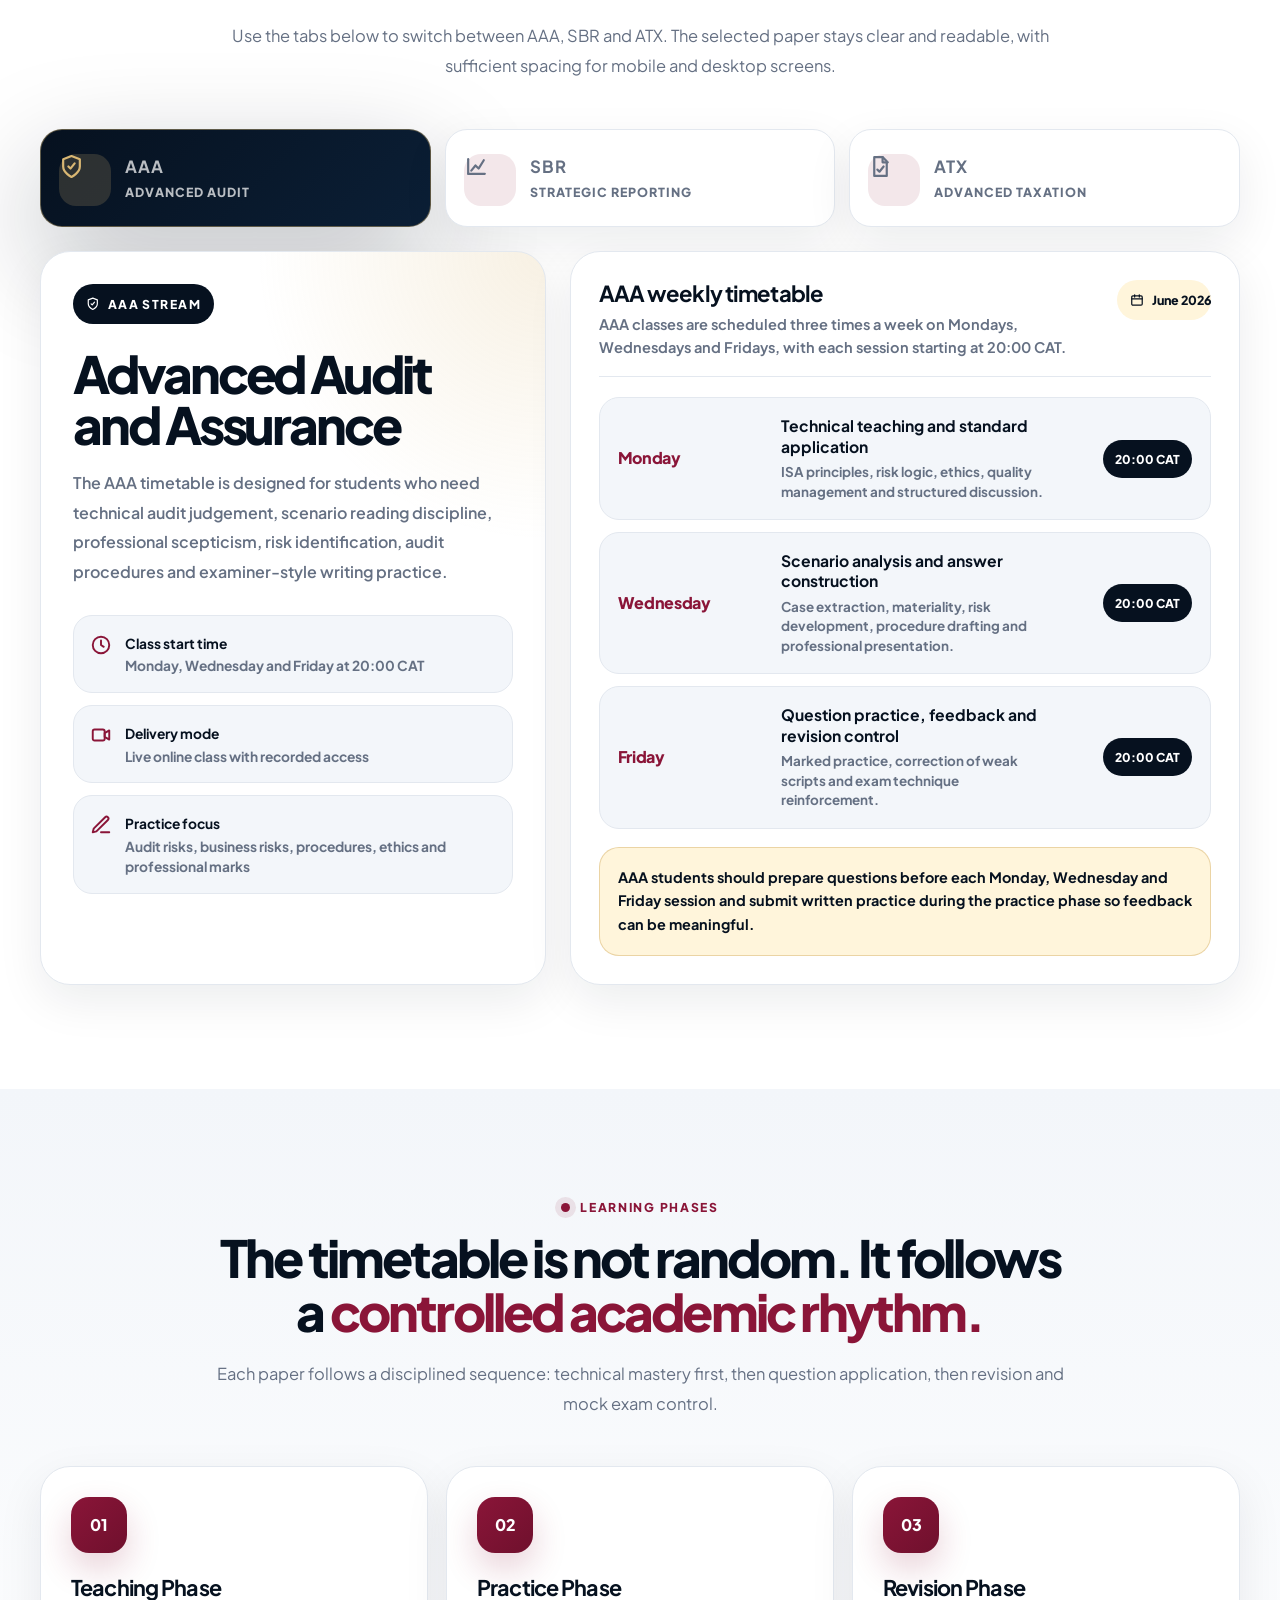
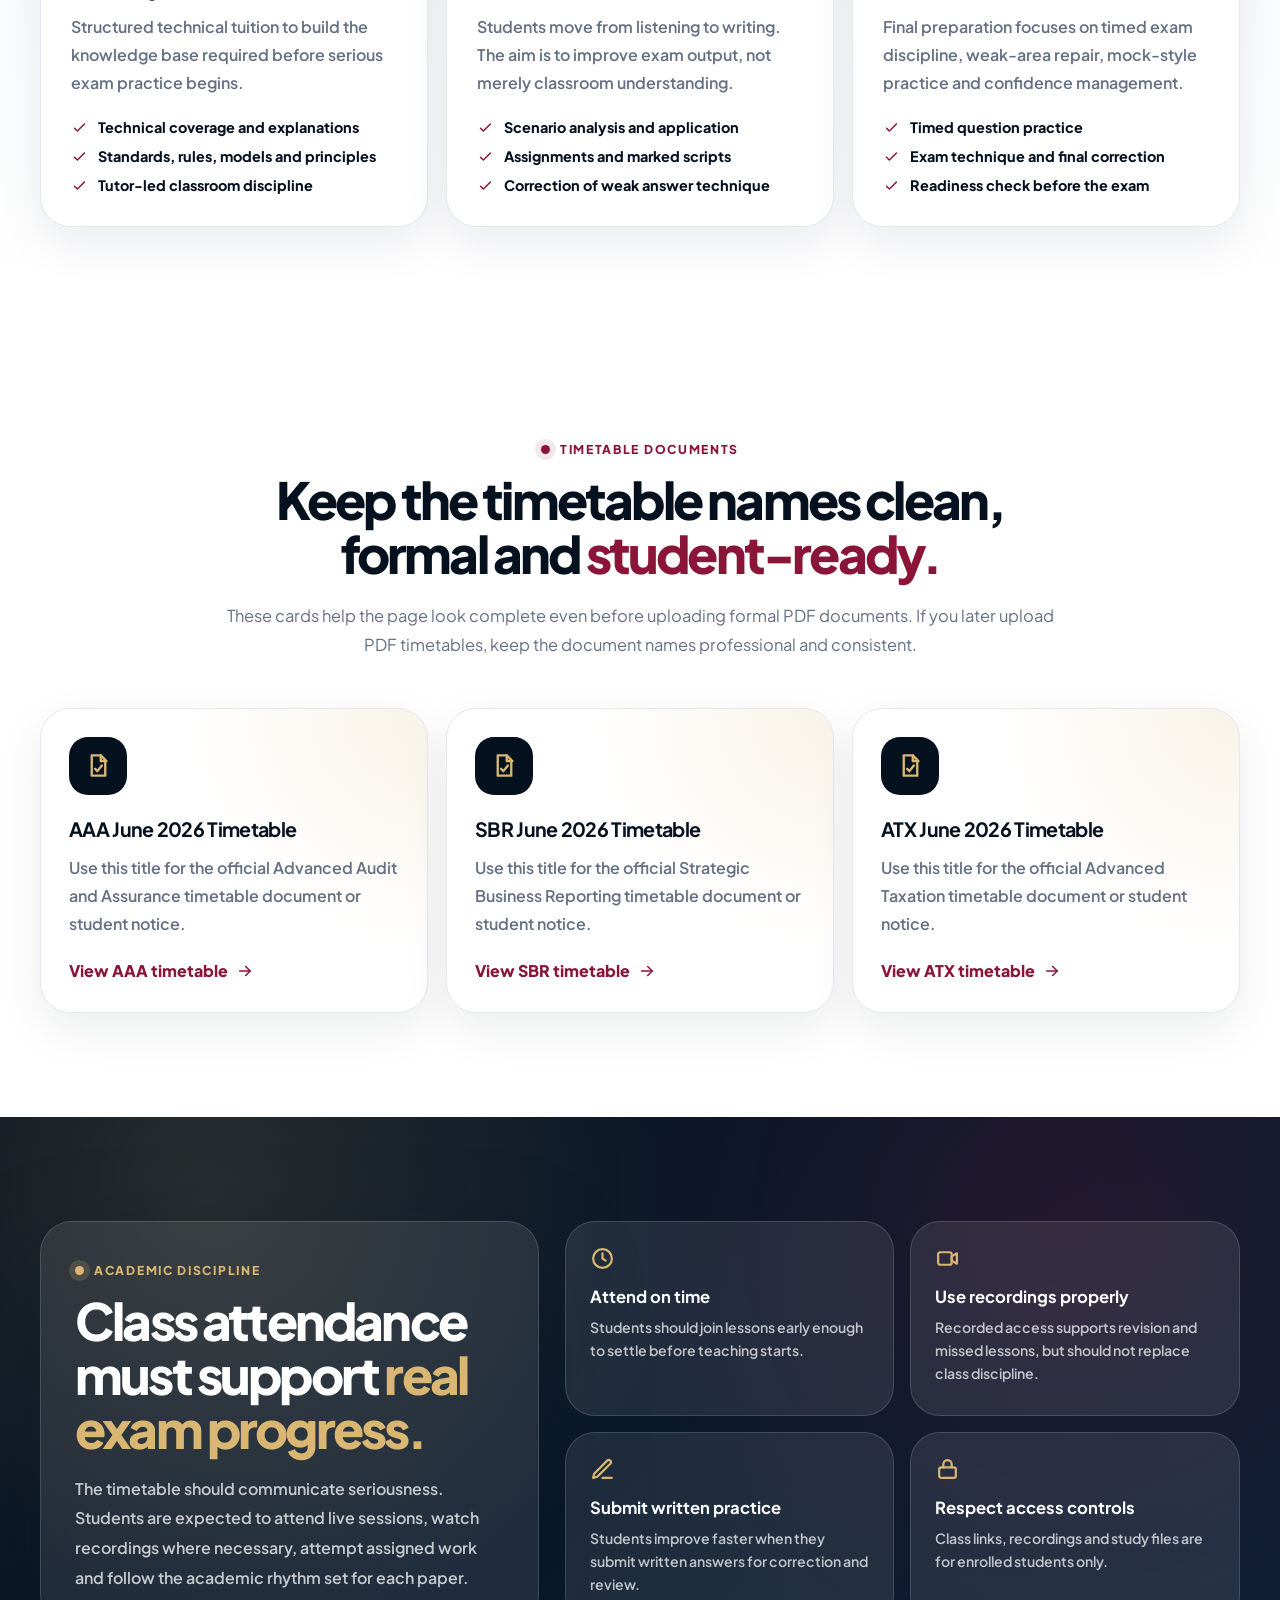
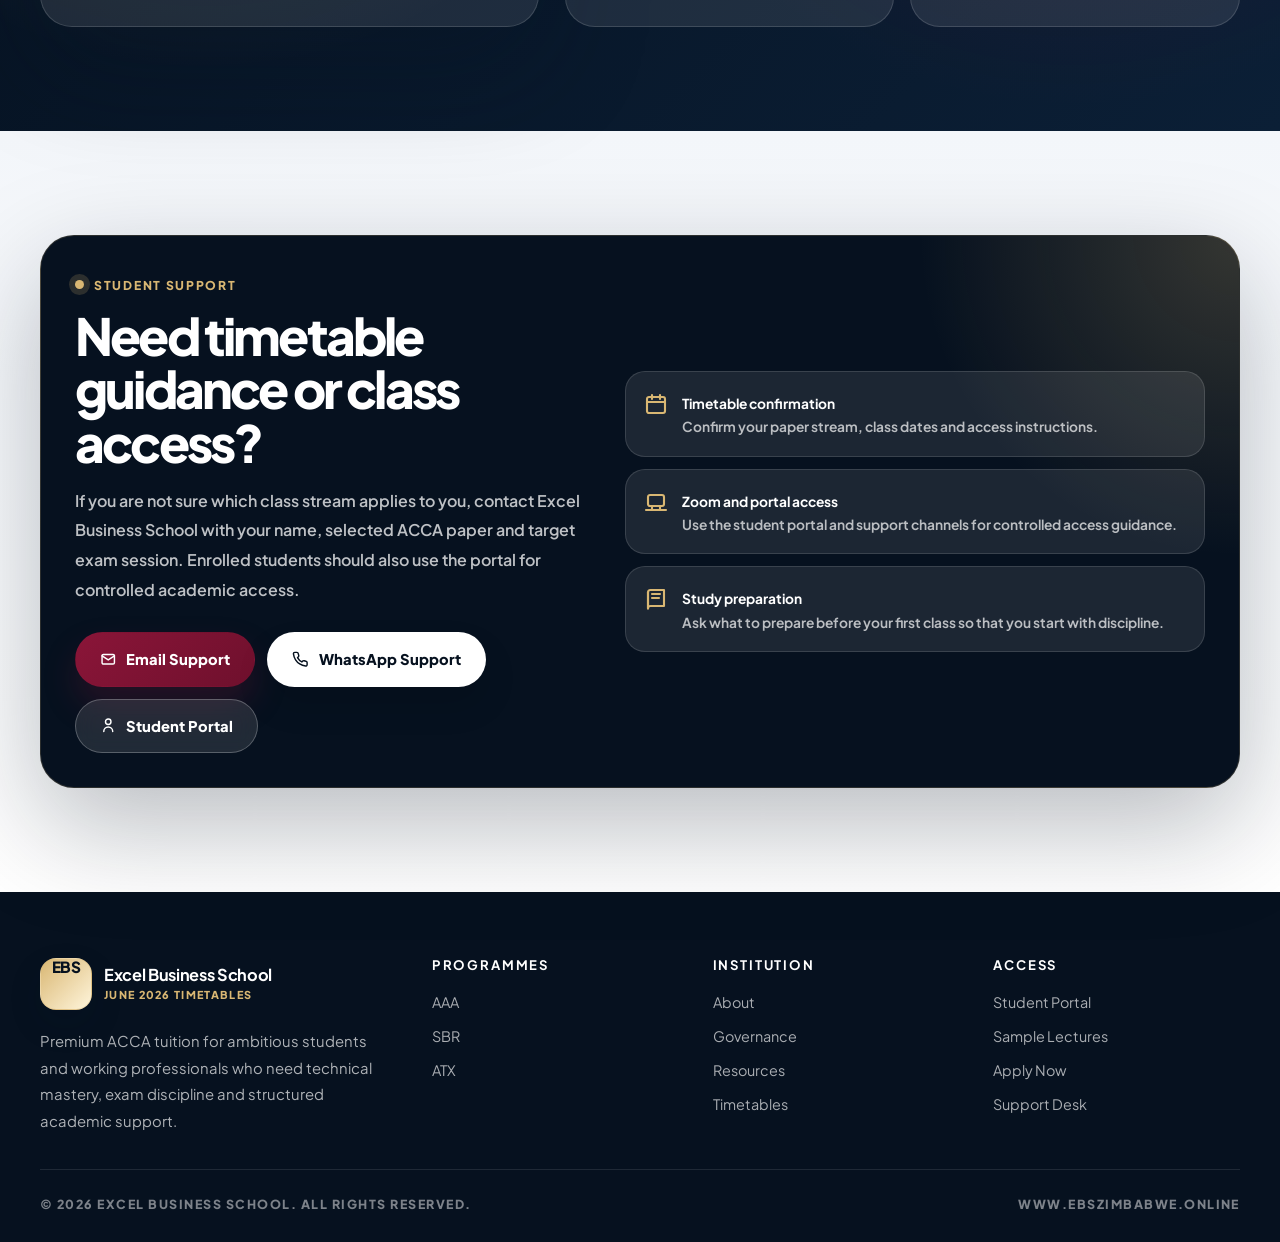
<file: timetables.html>
<!DOCTYPE html>
<html lang="en">
<head>
  <meta charset="UTF-8" />
  <meta name="viewport" content="width=device-width, initial-scale=1.0" />

  <title>June 2026 Timetables | Excel Business School</title>

  <meta
    name="description"
    content="Excel Business School June 2026 ACCA timetables for AAA, SBR and ATX. AAA classes run on Monday, Wednesday and Friday at 20:00. SBR classes run on Tuesday at 18:30 and Thursday/Saturday at 20:00."
  />

  <meta name="theme-color" content="#081728" />
  <meta name="robots" content="index, follow" />
  <meta name="author" content="Excel Business School" />
  <link rel="canonical" href="https://www.ebszimbabwe.online/timetables.html" />

  <meta property="og:type" content="website" />
  <meta property="og:title" content="June 2026 Timetables | Excel Business School" />
  <meta
    property="og:description"
    content="View Excel Business School June 2026 ACCA timetable structure for AAA, SBR and ATX students, including AAA and SBR weekly class times. Live online tuition, recorded access, marked practice and revision discipline."
  />
  <meta property="og:url" content="https://www.ebszimbabwe.online/timetables.html" />
  <meta property="og:image" content="https://www.ebszimbabwe.online/excel-logo.png" />
  <meta property="og:site_name" content="Excel Business School" />

  <meta name="twitter:card" content="summary_large_image" />
  <meta name="twitter:title" content="June 2026 Timetables | Excel Business School" />
  <meta
    name="twitter:description"
    content="Premium ACCA timetable structure for AAA, SBR and ATX candidates preparing for the June 2026 session."
  />
  <meta name="twitter:image" content="https://www.ebszimbabwe.online/excel-logo.png" />

  <link rel="icon" type="image/png" href="excel-logo.png" />
  <link rel="apple-touch-icon" href="excel-logo.png" />

  <link rel="preconnect" href="https://fonts.googleapis.com" />
  <link rel="preconnect" href="https://fonts.gstatic.com" crossorigin />
  <link rel="preconnect" href="https://images.unsplash.com" />

  <link
    href="https://fonts.googleapis.com/css2?family=Plus+Jakarta+Sans:wght@400;500;600;700;800&display=swap"
    rel="stylesheet"
  />

  <script type="application/ld+json">
    {
      "@context": "https://schema.org",
      "@type": "WebPage",
      "name": "June 2026 Timetables | Excel Business School",
      "url": "https://www.ebszimbabwe.online/timetables.html",
      "description": "Excel Business School June 2026 ACCA timetable structure for AAA, SBR and ATX students, including AAA and SBR weekly class times.",
      "publisher": {
        "@type": "EducationalOrganization",
        "name": "Excel Business School",
        "logo": "https://www.ebszimbabwe.online/excel-logo.png",
        "email": "lloyd.shumba@excelbusinessschool.uk",
        "telephone": "+260975899280"
      }
    }
  </script>

  <style>
    :root {
      --navy-950: #06111f;
      --navy-900: #081728;
      --navy-850: #0b1f36;
      --navy-800: #102941;
      --navy-700: #153955;
      --burgundy: #8a1538;
      --burgundy-700: #6f102d;
      --burgundy-600: #a41d45;
      --gold: #d9b773;
      --gold-dark: #b89149;
      --gold-soft: #fff5db;
      --white: #ffffff;
      --paper: #fbfcff;
      --mist: #f3f6fa;
      --line: #e3e8ef;
      --text: #172033;
      --muted: #657083;
      --muted-light: #aeb8c7;
      --success: #2bdc73;
      --shadow: 0 24px 70px rgba(8, 23, 40, 0.14);
      --shadow-soft: 0 16px 46px rgba(8, 23, 40, 0.08);
      --shadow-deep: 0 38px 110px rgba(6, 17, 31, 0.28);
      --radius-xl: 34px;
      --radius-lg: 24px;
      --radius-md: 17px;
      --max: 1200px;
    }

    * {
      box-sizing: border-box;
      margin: 0;
      padding: 0;
    }

    html {
      scroll-behavior: smooth;
      -webkit-font-smoothing: antialiased;
      -moz-osx-font-smoothing: grayscale;
      text-rendering: optimizeLegibility;
    }

    body {
      min-height: 100vh;
      font-family: "Plus Jakarta Sans", system-ui, -apple-system, BlinkMacSystemFont, "Segoe UI", sans-serif;
      background: var(--paper);
      color: var(--text);
      line-height: 1.65;
      overflow-x: hidden;
    }

    body.menu-open {
      overflow: hidden;
    }

    img,
    svg {
      display: block;
      max-width: 100%;
    }

    a {
      color: inherit;
      text-decoration: none;
    }

    button {
      border: 0;
      cursor: pointer;
      font: inherit;
    }

    a:focus-visible,
    button:focus-visible {
      outline: 3px solid rgba(217, 183, 115, 0.75);
      outline-offset: 4px;
    }

    ::selection {
      background: var(--gold);
      color: var(--navy-950);
    }

    .container {
      width: min(var(--max), calc(100% - 40px));
      margin: 0 auto;
    }

    .icon {
      width: 1.12em;
      height: 1.12em;
      flex: 0 0 auto;
      fill: none;
      stroke: currentColor;
      stroke-width: 2.1;
      stroke-linecap: round;
      stroke-linejoin: round;
    }

    .skip-link {
      position: fixed;
      top: 16px;
      left: 16px;
      z-index: 200;
      transform: translateY(-140%);
      padding: 12px 18px;
      border-radius: 999px;
      color: var(--navy-950);
      background: var(--gold-soft);
      font-weight: 800;
      box-shadow: var(--shadow-soft);
      transition: transform 200ms ease;
    }

    .skip-link:focus {
      transform: translateY(0);
    }

    .reveal {
      opacity: 0;
      transform: translateY(28px);
      transition: opacity 750ms ease, transform 750ms ease;
    }

    .reveal.in-view {
      opacity: 1;
      transform: translateY(0);
    }

    .whatsapp-float {
      position: fixed;
      right: 22px;
      bottom: 22px;
      z-index: 90;
      width: 58px;
      height: 58px;
      border-radius: 999px;
      display: grid;
      place-items: center;
      background: #25d366;
      color: var(--white);
      font-size: 0.82rem;
      font-weight: 900;
      letter-spacing: -0.04em;
      box-shadow: 0 18px 40px rgba(37, 211, 102, 0.28);
    }

    .topbar {
      background: var(--navy-950);
      color: rgba(255, 255, 255, 0.82);
      font-size: 0.78rem;
      border-bottom: 1px solid rgba(255, 255, 255, 0.08);
    }

    .topbar-inner {
      min-height: 46px;
      display: flex;
      justify-content: space-between;
      gap: 22px;
      align-items: center;
    }

    .topbar-left,
    .topbar-right {
      display: flex;
      align-items: center;
      gap: 12px;
      flex-wrap: wrap;
    }

    .status-chip,
    .topbar a {
      display: inline-flex;
      align-items: center;
      gap: 8px;
      white-space: nowrap;
    }

    .status-chip .icon,
    .topbar a .icon {
      color: var(--gold);
      width: 16px;
      height: 16px;
    }

    .live-dot {
      width: 9px;
      height: 9px;
      border-radius: 999px;
      background: var(--success);
      box-shadow: 0 0 0 6px rgba(43, 220, 115, 0.12);
      flex: 0 0 auto;
    }

    .navbar {
      position: sticky;
      top: 0;
      z-index: 80;
      background: rgba(255, 255, 255, 0.93);
      border-bottom: 1px solid rgba(8, 23, 40, 0.08);
      backdrop-filter: blur(16px);
      -webkit-backdrop-filter: blur(16px);
    }

    .nav-inner {
      min-height: 86px;
      display: flex;
      align-items: center;
      gap: 22px;
    }

    .brand,
    .footer-brand {
      display: inline-flex;
      align-items: center;
      gap: 12px;
      min-width: max-content;
    }

    .brand-logo {
      width: 74px;
      height: 52px;
      border-radius: 15px;
      display: grid;
      place-items: center;
      background: var(--white);
      box-shadow: 0 10px 24px rgba(8, 23, 40, 0.1);
      overflow: hidden;
      flex: 0 0 74px;
    }

    .brand-logo img {
      width: 100%;
      height: 100%;
      object-fit: contain;
      object-position: center;
    }

    .brand-text,
    .footer-brand span {
      display: flex;
      flex-direction: column;
      line-height: 1.1;
    }

    .brand-text strong,
    .footer-brand strong {
      color: var(--navy-950);
      font-size: 1.02rem;
      letter-spacing: -0.02em;
    }

    .brand-text span,
    .footer-brand em {
      color: var(--muted);
      font-size: 0.68rem;
      text-transform: uppercase;
      letter-spacing: 0.12em;
      font-style: normal;
      font-weight: 800;
      margin-top: 5px;
    }

    .brand-badge,
    .footer-brand-badge {
      display: grid;
      place-items: center;
      flex: 0 0 auto;
      border-radius: 16px;
      color: var(--navy-950);
      background:
        linear-gradient(135deg, rgba(255, 255, 255, 0.94), rgba(255, 245, 219, 0.92));
      border: 1px solid rgba(217, 183, 115, 0.34);
      box-shadow: 0 14px 34px rgba(8, 23, 40, 0.12);
      font-weight: 900;
      letter-spacing: -0.04em;
    }

    .brand-badge {
      width: 74px;
      height: 52px;
      font-size: 1.05rem;
    }

    .footer-brand-badge {
      width: 52px;
      height: 52px;
      font-size: 0.96rem;
      background: linear-gradient(135deg, var(--gold), var(--gold-soft));
    }

    .nav-links {
      margin-left: auto;
      display: flex;
      align-items: center;
      gap: 18px;
    }

    .nav-links a {
      color: var(--muted);
      font-size: 0.83rem;
      font-weight: 800;
      transition: color 180ms ease;
    }

    .nav-links a:hover,
    .nav-links a.active {
      color: var(--burgundy);
    }

    .nav-cta {
      display: inline-flex;
      align-items: center;
      gap: 8px;
      padding: 12px 18px;
      border-radius: 999px;
      background: var(--navy-950);
      color: var(--white);
      font-size: 0.84rem;
      font-weight: 800;
      margin-left: 4px;
      box-shadow: 0 16px 34px rgba(8, 23, 40, 0.18);
      transition: transform 180ms ease, box-shadow 180ms ease, background 180ms ease;
    }

    .nav-cta:hover {
      transform: translateY(-2px);
      background: var(--burgundy);
      box-shadow: 0 18px 40px rgba(138, 21, 56, 0.22);
    }

    .menu-btn,
    .close-btn {
      display: none;
      background: var(--navy-950);
      color: var(--white);
      width: 46px;
      height: 46px;
      border-radius: 999px;
      place-items: center;
    }

    .mobile-backdrop {
      position: fixed;
      inset: 0;
      z-index: 95;
      background: rgba(6, 17, 31, 0.55);
      opacity: 0;
      pointer-events: none;
      transition: opacity 240ms ease;
    }

    .mobile-backdrop.open {
      opacity: 1;
      pointer-events: auto;
    }

    .mobile-menu {
      position: fixed;
      inset: 0 0 0 auto;
      z-index: 100;
      width: min(410px, 88vw);
      background: var(--white);
      box-shadow: -24px 0 70px rgba(8, 23, 40, 0.22);
      transform: translateX(105%);
      transition: transform 260ms ease;
      overflow-y: auto;
    }

    .mobile-menu.open {
      transform: translateX(0);
    }

    .mobile-head {
      padding: 26px;
      display: flex;
      justify-content: space-between;
      align-items: center;
      border-bottom: 1px solid var(--line);
    }

    .mobile-head span {
      display: block;
      color: var(--burgundy);
      text-transform: uppercase;
      letter-spacing: 0.14em;
      font-size: 0.72rem;
      font-weight: 800;
    }

    .mobile-head strong {
      display: block;
      color: var(--navy-950);
      margin-top: 5px;
    }

    .mobile-head .close-btn {
      display: grid;
    }

    .mobile-links {
      padding: 18px;
      display: grid;
      gap: 8px;
    }

    .mobile-links a {
      display: flex;
      justify-content: space-between;
      align-items: center;
      gap: 14px;
      padding: 14px 16px;
      border-radius: 15px;
      background: var(--mist);
      color: var(--navy-950);
      font-weight: 800;
    }

    .mobile-links a .icon {
      color: var(--burgundy);
    }

    .mobile-links .mobile-cta {
      justify-content: center;
      background: var(--burgundy);
      color: var(--white);
      margin-top: 10px;
    }

    .timetable-hero {
      position: relative;
      overflow: hidden;
      background:
        linear-gradient(135deg, rgba(8, 23, 40, 0.98), rgba(16, 41, 65, 0.96)),
        radial-gradient(circle at 14% 18%, rgba(217, 183, 115, 0.20), transparent 32%),
        radial-gradient(circle at 84% 20%, rgba(138, 21, 56, 0.24), transparent 30%);
      color: var(--white);
      padding: 118px 0 98px;
    }

    .timetable-hero::before {
      content: "";
      position: absolute;
      inset: 0;
      background-image:
        linear-gradient(rgba(255, 255, 255, 0.04) 1px, transparent 1px),
        linear-gradient(90deg, rgba(255, 255, 255, 0.04) 1px, transparent 1px);
      background-size: 72px 72px;
      mask-image: linear-gradient(to bottom, rgba(0, 0, 0, 0.9), transparent 88%);
      pointer-events: none;
    }

    .timetable-hero::after {
      content: "";
      position: absolute;
      right: -170px;
      bottom: -220px;
      width: 520px;
      height: 520px;
      border-radius: 999px;
      background: rgba(138, 21, 56, 0.25);
      pointer-events: none;
    }

    .hero-inner {
      position: relative;
      z-index: 2;
      display: grid;
      grid-template-columns: minmax(0, 1fr) minmax(420px, 0.82fr);
      gap: 62px;
      align-items: center;
    }

    .eyebrow {
      display: inline-flex;
      align-items: center;
      gap: 10px;
      color: var(--burgundy);
      font-size: 0.76rem;
      font-weight: 800;
      letter-spacing: 0.14em;
      text-transform: uppercase;
      margin-bottom: 14px;
    }

    .eyebrow span {
      width: 9px;
      height: 9px;
      border-radius: 999px;
      background: currentColor;
      box-shadow: 0 0 0 6px rgba(138, 21, 56, 0.1);
    }

    .eyebrow.light {
      color: var(--gold);
    }

    .eyebrow.light span {
      box-shadow: 0 0 0 6px rgba(217, 183, 115, 0.18);
    }

    .hero-copy h1 {
      max-width: 830px;
      color: var(--white);
      font-size: clamp(3rem, 6.7vw, 6.2rem);
      line-height: 0.96;
      letter-spacing: -0.075em;
      font-weight: 800;
    }

    .hero-copy h1 span {
      display: block;
      color: var(--gold);
    }

    .hero-copy p {
      max-width: 700px;
      margin-top: 28px;
      color: rgba(255, 255, 255, 0.78);
      font-size: 1.08rem;
      line-height: 1.9;
    }

    .hero-actions {
      display: flex;
      align-items: center;
      flex-wrap: wrap;
      gap: 14px;
      margin-top: 34px;
    }

    .btn {
      display: inline-flex;
      align-items: center;
      justify-content: center;
      gap: 10px;
      min-height: 52px;
      padding: 14px 24px;
      border-radius: 999px;
      font-size: 0.92rem;
      font-weight: 800;
      border: 1px solid transparent;
      transition: transform 180ms ease, box-shadow 180ms ease, background 180ms ease, color 180ms ease, border-color 180ms ease;
    }

    .btn:hover {
      transform: translateY(-2px);
    }

    .btn-primary {
      color: var(--white);
      background: linear-gradient(135deg, var(--burgundy), var(--burgundy-700));
      box-shadow: 0 18px 34px rgba(138, 21, 56, 0.24);
    }

    .btn-secondary {
      color: var(--white);
      background: rgba(255, 255, 255, 0.11);
      border-color: rgba(255, 255, 255, 0.25);
      backdrop-filter: blur(10px);
    }

    .btn-light {
      color: var(--navy-950);
      background: var(--white);
      border-color: rgba(255, 255, 255, 0.42);
      box-shadow: 0 18px 34px rgba(0, 0, 0, 0.12);
    }

    .hero-panel {
      position: relative;
      min-height: 620px;
      padding: 28px;
      border-radius: 38px;
      background: rgba(255, 255, 255, 0.11);
      border: 1px solid rgba(255, 255, 255, 0.18);
      box-shadow: var(--shadow-deep);
      backdrop-filter: blur(18px);
    }

    .hero-panel::before {
      content: "";
      position: absolute;
      inset: -18px;
      z-index: -1;
      border-radius: 48px;
      background: linear-gradient(135deg, rgba(217, 183, 115, 0.28), rgba(138, 21, 56, 0.18), transparent 70%);
    }

    .calendar-card {
      height: 100%;
      min-height: 560px;
      display: grid;
      align-content: space-between;
      gap: 24px;
      padding: 32px;
      border-radius: 30px;
      background: var(--white);
      color: var(--text);
      box-shadow: var(--shadow-deep);
      overflow: hidden;
      position: relative;
    }

    .calendar-card::after {
      content: "";
      position: absolute;
      right: -80px;
      top: -90px;
      width: 220px;
      height: 220px;
      border-radius: 999px;
      background: rgba(217, 183, 115, 0.28);
      pointer-events: none;
    }

    .calendar-top {
      position: relative;
      z-index: 2;
      display: flex;
      align-items: flex-start;
      justify-content: space-between;
      gap: 18px;
    }

    .calendar-brand {
      display: inline-flex;
      align-items: center;
      gap: 12px;
      min-width: 0;
      padding: 10px 12px;
      border-radius: 20px;
      background: rgba(8, 23, 40, 0.04);
      border: 1px solid rgba(8, 23, 40, 0.08);
      box-shadow: inset 0 1px 0 rgba(255, 255, 255, 0.9);
    }

    .calendar-mark {
      display: grid;
      place-items: center;
      width: 44px;
      height: 44px;
      flex: 0 0 44px;
      border-radius: 14px;
      color: var(--navy-950);
      background: linear-gradient(135deg, var(--gold-soft), var(--gold));
      border: 1px solid rgba(217, 183, 115, 0.42);
      box-shadow: 0 12px 26px rgba(8, 23, 40, 0.10);
      font-size: 0.82rem;
      font-weight: 900;
      letter-spacing: -0.06em;
    }

    .calendar-brand-text {
      display: grid;
      min-width: 0;
      line-height: 1.12;
    }

    .calendar-brand-text strong {
      color: var(--navy-950);
      font-size: 0.92rem;
      font-weight: 900;
      letter-spacing: -0.035em;
      white-space: nowrap;
    }

    .calendar-brand-text span {
      margin-top: 5px;
      color: var(--muted);
      font-size: 0.66rem;
      font-weight: 900;
      letter-spacing: 0.11em;
      text-transform: uppercase;
      white-space: nowrap;
    }

    .calendar-status {
      display: inline-flex;
      align-items: center;
      gap: 8px;
      padding: 10px 13px;
      border-radius: 999px;
      background: var(--mist);
      color: var(--navy-950);
      font-size: 0.74rem;
      font-weight: 800;
      text-transform: uppercase;
      letter-spacing: 0.08em;
    }

    .calendar-main {
      position: relative;
      z-index: 2;
    }

    .calendar-main small {
      display: block;
      color: var(--burgundy);
      font-weight: 900;
      letter-spacing: 0.14em;
      text-transform: uppercase;
      margin-bottom: 12px;
    }

    .calendar-main h2 {
      color: var(--navy-950);
      font-size: clamp(2.3rem, 4vw, 4rem);
      line-height: 1;
      letter-spacing: -0.065em;
      font-weight: 800;
    }

    .calendar-main p {
      margin-top: 18px;
      color: var(--muted);
      line-height: 1.75;
      font-weight: 600;
    }

    .calendar-meta {
      position: relative;
      z-index: 2;
      display: grid;
      grid-template-columns: repeat(2, minmax(0, 1fr));
      gap: 12px;
    }

    .meta-box {
      min-height: 112px;
      padding: 18px;
      border-radius: 20px;
      background: var(--mist);
      border: 1px solid var(--line);
    }

    .meta-box .icon {
      color: var(--burgundy);
      width: 22px;
      height: 22px;
      margin-bottom: 12px;
    }

    .meta-box strong {
      display: block;
      color: var(--navy-950);
      font-size: 0.95rem;
      line-height: 1.25;
    }

    .meta-box span {
      display: block;
      margin-top: 5px;
      color: var(--muted);
      font-size: 0.82rem;
      font-weight: 700;
      line-height: 1.45;
    }

    .section {
      padding: 104px 0;
    }

    .section-white {
      background: var(--white);
    }

    .section-soft {
      background: linear-gradient(180deg, var(--mist), #ffffff);
    }

    .section-dark {
      background:
        radial-gradient(circle at 16% 12%, rgba(217, 183, 115, 0.16), transparent 30rem),
        radial-gradient(circle at 84% 18%, rgba(138, 21, 56, 0.20), transparent 30rem),
        linear-gradient(135deg, var(--navy-950), var(--navy-850));
      color: var(--white);
    }

    .section-head,
    .center-head {
      max-width: 850px;
      margin: 0 auto 48px;
      text-align: center;
    }

    .section-head.left {
      margin-left: 0;
      text-align: left;
    }

    .section-title {
      color: var(--navy-950);
      font-size: clamp(2rem, 4vw, 3.7rem);
      line-height: 1.05;
      letter-spacing: -0.055em;
      font-weight: 800;
    }

    .section-title.light {
      color: var(--white);
    }

    .section-title span {
      color: var(--burgundy);
    }

    .section-title.light span {
      color: var(--gold);
    }

    .section-lead {
      color: var(--muted);
      font-size: 1.03rem;
      line-height: 1.8;
      margin-top: 20px;
    }

    .section-lead.light {
      color: rgba(255, 255, 255, 0.74);
    }

    .command-strip {
      transform: translateY(-44px);
      position: relative;
      z-index: 5;
      margin-bottom: -44px;
    }

    .command-grid {
      display: grid;
      grid-template-columns: repeat(4, minmax(0, 1fr));
      gap: 14px;
    }

    .command-card {
      min-height: 155px;
      padding: 24px;
      border-radius: 24px;
      background: var(--white);
      border: 1px solid var(--line);
      box-shadow: var(--shadow-soft);
      transition: transform 180ms ease, box-shadow 180ms ease, border-color 180ms ease;
    }

    .command-card:hover {
      transform: translateY(-4px);
      border-color: rgba(138, 21, 56, 0.24);
      box-shadow: var(--shadow);
    }

    .command-card .icon {
      width: 26px;
      height: 26px;
      color: var(--burgundy);
      margin-bottom: 16px;
    }

    .command-card strong {
      display: block;
      color: var(--navy-950);
      font-size: 1.02rem;
      letter-spacing: -0.03em;
      line-height: 1.25;
    }

    .command-card span {
      display: block;
      margin-top: 8px;
      color: var(--muted);
      font-size: 0.86rem;
      font-weight: 650;
      line-height: 1.55;
    }

    .timetable-tabs {
      display: grid;
      grid-template-columns: repeat(3, minmax(0, 1fr));
      gap: 14px;
      margin-bottom: 24px;
    }

    .tab-button {
      min-height: 98px;
      padding: 18px;
      border-radius: 22px;
      background: var(--white);
      border: 1px solid var(--line);
      box-shadow: var(--shadow-soft);
      color: var(--navy-950);
      display: flex;
      align-items: center;
      gap: 14px;
      text-align: left;
      transition: transform 180ms ease, box-shadow 180ms ease, border-color 180ms ease, background 180ms ease, color 180ms ease;
    }

    .tab-button:hover {
      transform: translateY(-3px);
      border-color: rgba(138, 21, 56, 0.22);
    }

    .tab-button[aria-selected="true"] {
      background: linear-gradient(135deg, var(--navy-950), var(--navy-850));
      color: var(--white);
      border-color: rgba(217, 183, 115, 0.42);
      box-shadow: var(--shadow-deep);
    }

    .tab-icon {
      width: 52px;
      height: 52px;
      border-radius: 17px;
      display: grid;
      place-items: center;
      background: rgba(138, 21, 56, 0.10);
      color: var(--burgundy);
      flex: 0 0 auto;
    }

    .tab-button[aria-selected="true"] .tab-icon {
      background: rgba(217, 183, 115, 0.18);
      color: var(--gold);
    }

    .tab-icon .icon {
      width: 25px;
      height: 25px;
    }

    .tab-button strong {
      display: block;
      font-size: 1.05rem;
      line-height: 1.2;
    }

    .tab-button span {
      display: block;
      margin-top: 5px;
      color: var(--muted);
      font-size: 0.78rem;
      font-weight: 800;
      text-transform: uppercase;
      letter-spacing: 0.08em;
    }

    .tab-button[aria-selected="true"] span {
      color: rgba(255, 255, 255, 0.72);
    }

    .timetable-panel {
      display: none;
    }

    .timetable-panel.active {
      display: block;
    }

    .paper-dashboard {
      display: grid;
      grid-template-columns: minmax(0, 0.86fr) minmax(0, 1.14fr);
      gap: 24px;
      align-items: stretch;
    }

    .paper-card,
    .schedule-card,
    .phase-card,
    .rule-card,
    .support-panel,
    .document-card {
      border-radius: 30px;
      background: var(--white);
      border: 1px solid var(--line);
      box-shadow: var(--shadow-soft);
      overflow: hidden;
    }

    .paper-card {
      padding: 32px;
      position: relative;
      background:
        radial-gradient(circle at top right, rgba(217, 183, 115, 0.20), transparent 18rem),
        var(--white);
    }

    .paper-code {
      display: inline-flex;
      align-items: center;
      gap: 8px;
      padding: 10px 13px;
      border-radius: 999px;
      background: var(--navy-950);
      color: var(--white);
      font-size: 0.76rem;
      font-weight: 900;
      text-transform: uppercase;
      letter-spacing: 0.12em;
      margin-bottom: 24px;
    }

    .paper-card h3 {
      color: var(--navy-950);
      font-size: clamp(2rem, 4vw, 3.5rem);
      line-height: 1;
      letter-spacing: -0.06em;
      font-weight: 800;
      margin-bottom: 18px;
    }

    .paper-card p {
      color: var(--muted);
      line-height: 1.85;
      font-weight: 600;
    }

    .paper-facts {
      display: grid;
      gap: 12px;
      margin-top: 28px;
    }

    .paper-fact {
      display: flex;
      gap: 13px;
      align-items: flex-start;
      padding: 16px;
      border-radius: 19px;
      background: var(--mist);
      border: 1px solid var(--line);
    }

    .paper-fact .icon {
      color: var(--burgundy);
      width: 22px;
      height: 22px;
      margin-top: 2px;
    }

    .paper-fact strong {
      display: block;
      color: var(--navy-950);
      line-height: 1.2;
    }

    .paper-fact span {
      display: block;
      margin-top: 4px;
      color: var(--muted);
      font-size: 0.86rem;
      font-weight: 700;
      line-height: 1.45;
    }

    .schedule-card {
      padding: 28px;
    }

    .schedule-head {
      display: flex;
      align-items: flex-start;
      justify-content: space-between;
      gap: 18px;
      margin-bottom: 20px;
      padding-bottom: 18px;
      border-bottom: 1px solid var(--line);
    }

    .schedule-head h3 {
      color: var(--navy-950);
      font-size: 1.38rem;
      line-height: 1.2;
      letter-spacing: -0.04em;
    }

    .schedule-head p {
      margin-top: 7px;
      color: var(--muted);
      font-size: 0.91rem;
      font-weight: 650;
      line-height: 1.55;
    }

    .schedule-badge {
      display: inline-flex;
      align-items: center;
      gap: 8px;
      padding: 10px 13px;
      border-radius: 999px;
      background: var(--gold-soft);
      color: var(--navy-950);
      font-size: 0.78rem;
      font-weight: 900;
      white-space: nowrap;
    }

    .schedule-list {
      display: grid;
      gap: 12px;
    }

    .schedule-row {
      display: grid;
      grid-template-columns: 145px minmax(0, 1fr) 125px;
      gap: 18px;
      align-items: center;
      padding: 18px;
      border-radius: 20px;
      background: var(--mist);
      border: 1px solid var(--line);
    }

    .schedule-day {
      color: var(--burgundy);
      font-weight: 900;
      letter-spacing: -0.02em;
    }

    .schedule-content strong {
      display: block;
      color: var(--navy-950);
      font-size: 0.98rem;
      line-height: 1.3;
    }

    .schedule-content span {
      display: block;
      margin-top: 5px;
      color: var(--muted);
      font-size: 0.84rem;
      font-weight: 700;
      line-height: 1.45;
    }

    .schedule-time {
      justify-self: end;
      display: inline-flex;
      align-items: center;
      justify-content: center;
      min-height: 38px;
      padding: 8px 12px;
      border-radius: 999px;
      background: var(--navy-950);
      color: var(--white);
      font-size: 0.76rem;
      font-weight: 900;
      white-space: nowrap;
    }

    .note-box {
      margin-top: 18px;
      padding: 18px;
      border-radius: 20px;
      color: var(--navy-950);
      background: var(--gold-soft);
      border: 1px solid rgba(217, 183, 115, 0.52);
      font-size: 0.9rem;
      font-weight: 700;
      line-height: 1.65;
    }

    .phase-grid {
      display: grid;
      grid-template-columns: repeat(3, minmax(0, 1fr));
      gap: 18px;
    }

    .phase-card {
      min-height: 330px;
      padding: 30px;
      transition: transform 180ms ease, box-shadow 180ms ease, border-color 180ms ease;
    }

    .phase-card:hover {
      transform: translateY(-5px);
      border-color: rgba(138, 21, 56, 0.22);
      box-shadow: var(--shadow);
    }

    .phase-number {
      width: 56px;
      height: 56px;
      display: grid;
      place-items: center;
      border-radius: 18px;
      color: var(--white);
      background: linear-gradient(135deg, var(--burgundy), var(--burgundy-700));
      font-weight: 900;
      margin-bottom: 22px;
      box-shadow: 0 15px 34px rgba(138, 21, 56, 0.20);
    }

    .phase-card h3 {
      color: var(--navy-950);
      font-size: 1.35rem;
      line-height: 1.2;
      letter-spacing: -0.04em;
      margin-bottom: 12px;
    }

    .phase-card p {
      color: var(--muted);
      line-height: 1.75;
      font-weight: 600;
    }

    .phase-card ul {
      display: grid;
      gap: 9px;
      list-style: none;
      margin-top: 20px;
    }

    .phase-card li {
      display: flex;
      gap: 10px;
      color: var(--navy-950);
      font-size: 0.9rem;
      font-weight: 750;
      line-height: 1.4;
    }

    .phase-card li .icon {
      width: 17px;
      height: 17px;
      color: var(--burgundy);
      margin-top: 2px;
    }

    .document-grid {
      display: grid;
      grid-template-columns: repeat(3, minmax(0, 1fr));
      gap: 18px;
    }

    .document-card {
      min-height: 300px;
      padding: 28px;
      background:
        radial-gradient(circle at top right, rgba(217, 183, 115, 0.16), transparent 15rem),
        var(--white);
    }

    .document-icon {
      width: 58px;
      height: 58px;
      border-radius: 19px;
      display: grid;
      place-items: center;
      background: var(--navy-950);
      color: var(--gold);
      margin-bottom: 22px;
    }

    .document-icon .icon {
      width: 27px;
      height: 27px;
    }

    .document-card h3 {
      color: var(--navy-950);
      font-size: 1.23rem;
      line-height: 1.25;
      letter-spacing: -0.035em;
      margin-bottom: 12px;
    }

    .document-card p {
      color: var(--muted);
      line-height: 1.75;
      font-weight: 600;
      margin-bottom: 20px;
    }

    .document-card a {
      display: inline-flex;
      align-items: center;
      gap: 8px;
      color: var(--burgundy);
      font-weight: 900;
    }

    .rules-layout {
      display: grid;
      grid-template-columns: minmax(0, 0.85fr) minmax(0, 1.15fr);
      gap: 26px;
      align-items: stretch;
    }

    .rules-copy {
      padding: 34px;
      border-radius: 32px;
      background: rgba(255, 255, 255, 0.09);
      border: 1px solid rgba(255, 255, 255, 0.14);
      box-shadow: var(--shadow-deep);
    }

    .rules-copy p {
      color: rgba(255, 255, 255, 0.74);
      line-height: 1.85;
      margin-top: 18px;
      font-weight: 600;
    }

    .rules-grid {
      display: grid;
      grid-template-columns: repeat(2, minmax(0, 1fr));
      gap: 16px;
    }

    .rule-card {
      padding: 24px;
      background: rgba(255, 255, 255, 0.09);
      border-color: rgba(255, 255, 255, 0.14);
      color: var(--white);
      box-shadow: none;
    }

    .rule-card .icon {
      width: 25px;
      height: 25px;
      color: var(--gold);
      margin-bottom: 16px;
    }

    .rule-card h3 {
      color: var(--white);
      font-size: 1.04rem;
      line-height: 1.25;
      margin-bottom: 8px;
    }

    .rule-card p {
      color: rgba(255, 255, 255, 0.72);
      font-size: 0.88rem;
      font-weight: 600;
      line-height: 1.65;
    }

    .support-panel {
      display: grid;
      grid-template-columns: minmax(0, 0.95fr) minmax(0, 1.05fr);
      gap: 26px;
      align-items: center;
      padding: 34px;
      border-radius: 34px;
      background:
        radial-gradient(circle at top right, rgba(217, 183, 115, 0.22), transparent 20rem),
        var(--navy-950);
      color: var(--white);
      border: 1px solid rgba(217, 183, 115, 0.18);
      box-shadow: var(--shadow-deep);
    }

    .support-panel .section-title {
      color: var(--white);
    }

    .support-panel p {
      color: rgba(255, 255, 255, 0.74);
      margin-top: 16px;
      line-height: 1.85;
      font-weight: 600;
    }

    .support-actions {
      display: flex;
      flex-wrap: wrap;
      gap: 12px;
      margin-top: 28px;
    }

    .support-list {
      display: grid;
      gap: 12px;
    }

    .support-mini {
      display: flex;
      gap: 14px;
      align-items: flex-start;
      padding: 18px;
      border-radius: 20px;
      background: rgba(255, 255, 255, 0.09);
      border: 1px solid rgba(255, 255, 255, 0.13);
    }

    .support-mini .icon {
      color: var(--gold);
      width: 24px;
      height: 24px;
      margin-top: 2px;
    }

    .support-mini strong {
      display: block;
      color: var(--white);
      line-height: 1.25;
    }

    .support-mini span {
      display: block;
      margin-top: 5px;
      color: rgba(255, 255, 255, 0.70);
      font-size: 0.86rem;
      font-weight: 650;
      line-height: 1.5;
    }

    .footer {
      padding: 62px 0 28px;
      background: var(--navy-950);
      color: rgba(255, 255, 255, 0.72);
    }

    .footer-grid {
      display: grid;
      grid-template-columns: 1.45fr repeat(3, 1fr);
      gap: 34px;
      padding-bottom: 34px;
      border-bottom: 1px solid rgba(255, 255, 255, 0.10);
    }

    .footer-brand strong {
      color: var(--white);
    }

    .footer-brand em {
      color: var(--gold);
    }

    .footer p {
      margin-top: 18px;
      max-width: 420px;
      color: rgba(255, 255, 255, 0.68);
      font-size: 0.93rem;
      line-height: 1.8;
    }

    .footer h3 {
      color: var(--white);
      font-size: 0.82rem;
      text-transform: uppercase;
      letter-spacing: 0.14em;
      margin-bottom: 16px;
    }

    .footer a:not(.footer-brand) {
      display: block;
      margin-top: 10px;
      color: rgba(255, 255, 255, 0.66);
      font-size: 0.9rem;
      transition: color 180ms ease;
    }

    .footer a:hover {
      color: var(--gold);
    }

    .footer-bottom {
      display: flex;
      justify-content: space-between;
      gap: 18px;
      flex-wrap: wrap;
      padding-top: 24px;
      color: rgba(255, 255, 255, 0.48);
      font-size: 0.78rem;
      font-weight: 800;
      text-transform: uppercase;
      letter-spacing: 0.12em;
    }

    @media (max-width: 1120px) {
      .nav-links,
      .nav-cta {
        display: none;
      }

      .menu-btn {
        display: grid;
        margin-left: auto;
      }

      .topbar-inner {
        align-items: flex-start;
        flex-direction: column;
        padding: 12px 0;
      }

      .hero-inner,
      .paper-dashboard,
      .rules-layout,
      .support-panel {
        grid-template-columns: 1fr;
      }

      .hero-panel {
        min-height: auto;
      }

      .command-grid,
      .footer-grid {
        grid-template-columns: repeat(2, minmax(0, 1fr));
      }

      .phase-grid,
      .document-grid {
        grid-template-columns: 1fr;
      }
    }

    @media (max-width: 760px) {
      .container {
        width: min(var(--max), calc(100% - 28px));
      }

      .brand-text {
        display: none;
      }

      .timetable-hero {
        padding: 82px 0 76px;
      }

      .hero-copy h1 {
        font-size: clamp(2.6rem, 12vw, 4rem);
      }

      .hero-panel,
      .calendar-card,
      .paper-card,
      .schedule-card,
      .phase-card,
      .document-card,
      .support-panel,
      .rules-copy {
        border-radius: 26px;
      }

      .hero-panel,
      .calendar-card,
      .paper-card,
      .schedule-card,
      .phase-card,
      .document-card,
      .support-panel,
      .rules-copy {
        padding: 22px;
      }

      .calendar-meta,
      .command-grid,
      .timetable-tabs,
      .rules-grid,
      .footer-grid {
        grid-template-columns: 1fr;
      }

      .tab-button {
        min-height: 88px;
      }

      .schedule-head {
        flex-direction: column;
      }

      .schedule-row {
        grid-template-columns: 1fr;
        align-items: start;
      }

      .schedule-time {
        justify-self: start;
      }

      .section {
        padding: 78px 0;
      }

      .command-strip {
        transform: none;
        margin: 0;
        padding: 18px 0 0;
      }

      .footer-bottom {
        align-items: flex-start;
        flex-direction: column;
      }

      .whatsapp-float {
        width: 54px;
        height: 54px;
        right: 16px;
        bottom: 16px;
      }

      .calendar-top {
        align-items: stretch;
        flex-direction: column;
      }

      .calendar-brand {
        width: 100%;
      }

      .calendar-brand-text strong,
      .calendar-brand-text span {
        white-space: normal;
      }

    }

    @media (max-width: 460px) {
      .topbar a,
      .status-chip {
        white-space: normal;
      }

      .calendar-main h2,
      .paper-card h3,
      .section-title {
        font-size: 2.45rem;
      }

      .hero-actions .btn,
      .support-actions .btn {
        width: 100%;
      }
    }

    @media (prefers-reduced-motion: reduce) {
      html {
        scroll-behavior: auto;
      }

      *,
      *::before,
      *::after {
        animation: none !important;
        transition-duration: 0.01ms !important;
      }

      .reveal {
        opacity: 1;
        transform: none;
      }
    }
  </style>
</head>

<body>
  <svg width="0" height="0" style="position:absolute; visibility:hidden;" aria-hidden="true" focusable="false">
    <symbol id="i-arrow" viewBox="0 0 24 24"><path d="M5 12h14"></path><path d="M13 6l6 6-6 6"></path></symbol>
    <symbol id="i-calendar" viewBox="0 0 24 24"><rect x="3" y="5" width="18" height="16" rx="2"></rect><path d="M8 3v4"></path><path d="M16 3v4"></path><path d="M3 10h18"></path></symbol>
    <symbol id="i-clock" viewBox="0 0 24 24"><circle cx="12" cy="12" r="9"></circle><path d="M12 7v5l3 2"></path></symbol>
    <symbol id="i-video" viewBox="0 0 24 24"><rect x="3" y="6" width="13" height="12" rx="2"></rect><path d="M16 10l5-3v10l-5-3z"></path></symbol>
    <symbol id="i-pen" viewBox="0 0 24 24"><path d="M12 20h9"></path><path d="M16.5 3.5a2.1 2.1 0 0 1 3 3L7 19l-4 1 1-4z"></path></symbol>
    <symbol id="i-check" viewBox="0 0 24 24"><path d="M5 13l4 4L19 7"></path></symbol>
    <symbol id="i-book" viewBox="0 0 24 24"><path d="M4 5.5A2.5 2.5 0 0 1 6.5 3H20v16H6.5A2.5 2.5 0 0 0 4 21.5z"></path><path d="M4 5.5v16"></path><path d="M8 7h8"></path><path d="M8 11h7"></path></symbol>
    <symbol id="i-file" viewBox="0 0 24 24"><path d="M6 3h8l4 4v14H6z"></path><path d="M14 3v5h5"></path><path d="M9 15l2 2 4-5"></path></symbol>
    <symbol id="i-shield" viewBox="0 0 24 24"><path d="M12 22s8-4 8-10V5l-8-3-8 3v7c0 6 8 10 8 10z"></path><path d="M9 12l2 2 4-5"></path></symbol>
    <symbol id="i-laptop" viewBox="0 0 24 24"><rect x="4" y="5" width="16" height="11" rx="2"></rect><path d="M2 20h20"></path><path d="M8 16v4"></path><path d="M16 16v4"></path></symbol>
    <symbol id="i-headset" viewBox="0 0 24 24"><path d="M4 13a8 8 0 0 1 16 0"></path><path d="M4 13v4a2 2 0 0 0 2 2h2v-7H6a2 2 0 0 0-2 2z"></path><path d="M20 13v4a2 2 0 0 1-2 2h-2v-7h2a2 2 0 0 1 2 2z"></path></symbol>
    <symbol id="i-envelope" viewBox="0 0 24 24"><rect x="3" y="5" width="18" height="14" rx="2"></rect><path d="M3 7l9 6 9-6"></path></symbol>
    <symbol id="i-phone" viewBox="0 0 24 24"><path d="M22 16.9v3a2 2 0 0 1-2.2 2 19.8 19.8 0 0 1-8.6-3.1 19.4 19.4 0 0 1-6-6A19.8 19.8 0 0 1 2.1 4.2 2 2 0 0 1 4.1 2h3a2 2 0 0 1 2 1.7c.1.9.4 1.8.7 2.6a2 2 0 0 1-.5 2.1L8 9.7a16 16 0 0 0 6.3 6.3l1.3-1.3a2 2 0 0 1 2.1-.5c.8.3 1.7.6 2.6.7a2 2 0 0 1 1.7 2z"></path></symbol>
    <symbol id="i-user" viewBox="0 0 24 24"><circle cx="12" cy="7" r="4"></circle><path d="M5.5 21a6.5 6.5 0 0 1 13 0"></path></symbol>
    <symbol id="i-menu" viewBox="0 0 24 24"><path d="M4 7h16"></path><path d="M4 12h16"></path><path d="M4 17h16"></path></symbol>
    <symbol id="i-close" viewBox="0 0 24 24"><path d="M6 6l12 12"></path><path d="M18 6L6 18"></path></symbol>
    <symbol id="i-chart" viewBox="0 0 24 24"><path d="M4 19V5"></path><path d="M4 19h16"></path><path d="M7 16l4-5 3 3 5-8"></path></symbol>
    <symbol id="i-lock" viewBox="0 0 24 24"><rect x="4" y="10" width="16" height="10" rx="2"></rect><path d="M8 10V7a4 4 0 0 1 8 0v3"></path></symbol>
  </svg>

  <a href="#main-content" class="skip-link">Skip to timetables</a>

  <a
    href="https://wa.me/260975899280"
    target="_blank"
    rel="noopener"
    aria-label="Contact Excel Business School on WhatsApp"
    class="whatsapp-float"
  >WA</a>

  <header class="topbar" aria-label="Institutional contact bar">
    <div class="container topbar-inner">
      <div class="topbar-left">
        <span class="status-chip"><span class="live-dot" aria-hidden="true"></span> June 2026 ACCA timetable structure</span>
        <span class="status-chip"><svg class="icon" aria-hidden="true"><use href="#i-clock"></use></svg> Evening tuition for working professionals</span>
        <span class="status-chip"><svg class="icon" aria-hidden="true"><use href="#i-shield"></use></svg> Academic governance</span>
      </div>

      <div class="topbar-right">
        <a href="mailto:lloyd.shumba@excelbusinessschool.uk"><svg class="icon" aria-hidden="true"><use href="#i-envelope"></use></svg> lloyd.shumba@excelbusinessschool.uk</a>
        <a href="https://wa.me/260975899280" target="_blank" rel="noopener"><svg class="icon" aria-hidden="true"><use href="#i-phone"></use></svg> +260 975 899 280</a>
      </div>
    </div>
  </header>

  <nav class="navbar" aria-label="Primary navigation">
    <div class="container nav-inner">
      <a href="index.html" class="brand" aria-label="Excel Business School Home">
        <span class="brand-logo">
          <img src="excel-logo.png" width="82" height="58" alt="Excel Business School" />
        </span>
        <span class="brand-text">
          <strong>Excel Business School</strong>
          <span>Private Business Institute</span>
        </span>
      </a>

      <div class="nav-links" aria-label="Main navigation">
        <a href="index.html#home">Home</a>
        <a href="index.html#about">About</a>
        <a href="index.html#courses">Courses</a>
        <a href="index.html#success">Success</a>
        <a href="index.html#learning-rhythm">Phases</a>
        <a href="index.html#admissions">Admissions</a>
        <a href="index.html#governance">Governance</a>
        <a href="index.html#sample-lectures">Lectures</a>
        <a href="timetables.html" class="active" aria-current="page">Timetables</a>
        <a href="portal.html">Portal</a>
      </div>

      <a href="index.html#contact" class="nav-cta">Apply Now <svg class="icon" aria-hidden="true"><use href="#i-arrow"></use></svg></a>

      <button
        class="menu-btn"
        id="menuBtn"
        type="button"
        aria-label="Open menu"
        aria-controls="mobileMenu"
        aria-expanded="false"
      >
        <svg class="icon" aria-hidden="true"><use href="#i-menu"></use></svg>
      </button>
    </div>
  </nav>

  <div class="mobile-backdrop" id="mobileBackdrop" aria-hidden="true"></div>

  <aside class="mobile-menu" id="mobileMenu" aria-hidden="true" aria-label="Mobile navigation">
    <div class="mobile-head">
      <div>
        <span>Navigation</span>
        <strong>Excel Business School</strong>
      </div>
      <button class="close-btn" id="closeBtn" type="button" aria-label="Close menu">
        <svg class="icon" aria-hidden="true"><use href="#i-close"></use></svg>
      </button>
    </div>

    <div class="mobile-links">
      <a href="index.html#home">Home <svg class="icon" aria-hidden="true"><use href="#i-arrow"></use></svg></a>
      <a href="index.html#about">About <svg class="icon" aria-hidden="true"><use href="#i-arrow"></use></svg></a>
      <a href="index.html#courses">Courses <svg class="icon" aria-hidden="true"><use href="#i-arrow"></use></svg></a>
      <a href="index.html#success">Student Success <svg class="icon" aria-hidden="true"><use href="#i-arrow"></use></svg></a>
      <a href="index.html#learning-rhythm">Learning Phases <svg class="icon" aria-hidden="true"><use href="#i-arrow"></use></svg></a>
      <a href="index.html#admissions">Admissions <svg class="icon" aria-hidden="true"><use href="#i-arrow"></use></svg></a>
      <a href="index.html#pricing">Fees <svg class="icon" aria-hidden="true"><use href="#i-arrow"></use></svg></a>
      <a href="index.html#governance">Governance <svg class="icon" aria-hidden="true"><use href="#i-arrow"></use></svg></a>
      <a href="index.html#sample-lectures">Sample Lectures <svg class="icon" aria-hidden="true"><use href="#i-arrow"></use></svg></a>
      <a href="timetables.html">Timetables <svg class="icon" aria-hidden="true"><use href="#i-calendar"></use></svg></a>
      <a href="portal.html">Student Portal <svg class="icon" aria-hidden="true"><use href="#i-user"></use></svg></a>
      <a href="index.html#contact" class="mobile-cta">Apply Now</a>
    </div>
  </aside>

  <main id="main-content">
    <section class="timetable-hero" id="home">
      <div class="container hero-inner">
        <div class="hero-copy reveal">
          <div class="eyebrow light"><span></span> June 2026 ACCA Session</div>
          <h1>Timetables built for <span>serious exam execution.</span></h1>
          <p>
            View the Excel Business School timetable structure for AAA, SBR and ATX. The schedule is designed around evening tuition, recorded access, marked practice, assignment discipline and revision control for ambitious ACCA candidates.
          </p>

          <div class="hero-actions">
            <a href="#paper-timetables" class="btn btn-primary">View Paper Timetables <svg class="icon" aria-hidden="true"><use href="#i-arrow"></use></svg></a>
            <a href="portal.html" class="btn btn-secondary"><svg class="icon" aria-hidden="true"><use href="#i-user"></use></svg> Student Portal</a>
          </div>
        </div>

        <div class="hero-panel reveal" aria-label="June 2026 timetable summary">
          <div class="calendar-card">
            <div class="calendar-top">
              <div class="calendar-brand" aria-label="Excel Business School academic calendar">
                <span class="calendar-mark" aria-hidden="true">EBS</span>
                <span class="calendar-brand-text">
                  <strong>Excel Business School</strong>
                  <span>Academic Calendar</span>
                </span>
              </div>
              <span class="calendar-status"><span class="live-dot" aria-hidden="true"></span> Active Session</span>
            </div>

            <div class="calendar-main">
              <small>Academic Calendar</small>
              <h2>June 2026 Timetable</h2>
              <p>
                Structured evening learning for AAA, SBR and ATX students. AAA runs on Monday, Wednesday and Friday at 20:00, while SBR runs on Tuesday at 18:30 and Thursday/Saturday at 20:00.
              </p>
            </div>

            <div class="calendar-meta">
              <div class="meta-box">
                <svg class="icon" aria-hidden="true"><use href="#i-clock"></use></svg>
                <strong>18:30 / 20:00 CAT</strong>
                <span>AAA starts at 20:00; SBR starts at 18:30 on Tuesday and 20:00 on Thursday/Saturday.</span>
              </div>

              <div class="meta-box">
                <svg class="icon" aria-hidden="true"><use href="#i-video"></use></svg>
                <strong>Live + Recorded</strong>
                <span>Zoom delivery with recorded access for revision.</span>
              </div>

              <div class="meta-box">
                <svg class="icon" aria-hidden="true"><use href="#i-pen"></use></svg>
                <strong>Marked Practice</strong>
                <span>Script improvement and correction discipline.</span>
              </div>

              <div class="meta-box">
                <svg class="icon" aria-hidden="true"><use href="#i-headset"></use></svg>
                <strong>Student Support</strong>
                <span>Class notices, reminders and tutor guidance.</span>
              </div>
            </div>
          </div>
        </div>
      </div>
    </section>

    <section class="command-strip" aria-label="Timetable highlights">
      <div class="container command-grid">
        <article class="command-card reveal">
          <svg class="icon" aria-hidden="true"><use href="#i-calendar"></use></svg>
          <strong>Three focused papers</strong>
          <span>AAA, SBR and ATX are presented separately to keep students clear on their paper stream.</span>
        </article>

        <article class="command-card reveal">
          <svg class="icon" aria-hidden="true"><use href="#i-clock"></use></svg>
          <strong>Professional evening rhythm</strong>
          <span>AAA and SBR are positioned around controlled evening starts for working students and serious candidates.</span>
        </article>

        <article class="command-card reveal">
          <svg class="icon" aria-hidden="true"><use href="#i-video"></use></svg>
          <strong>Recorded access</strong>
          <span>Missed or difficult areas can be replayed through the student learning environment.</span>
        </article>

        <article class="command-card reveal">
          <svg class="icon" aria-hidden="true"><use href="#i-shield"></use></svg>
          <strong>Academic control</strong>
          <span>Students follow teaching, practice and revision phases with clear expectations.</span>
        </article>
      </div>
    </section>

    <section class="section section-white" id="paper-timetables">
      <div class="container">
        <div class="section-head reveal">
          <div class="eyebrow"><span></span> Paper Timetables</div>
          <h2 class="section-title">Select your paper and view the <span>June 2026 class structure.</span></h2>
          <p class="section-lead">
            Use the tabs below to switch between AAA, SBR and ATX. The selected paper stays clear and readable, with sufficient spacing for mobile and desktop screens.
          </p>
        </div>

        <div class="timetable-tabs reveal" role="tablist" aria-label="ACCA paper timetable selection">
          <button class="tab-button" id="tab-aaa" type="button" role="tab" aria-selected="true" aria-controls="panel-aaa">
            <span class="tab-icon"><svg class="icon" aria-hidden="true"><use href="#i-shield"></use></svg></span>
            <span><strong>AAA</strong><span>Advanced Audit</span></span>
          </button>

          <button class="tab-button" id="tab-sbr" type="button" role="tab" aria-selected="false" aria-controls="panel-sbr">
            <span class="tab-icon"><svg class="icon" aria-hidden="true"><use href="#i-chart"></use></svg></span>
            <span><strong>SBR</strong><span>Strategic Reporting</span></span>
          </button>

          <button class="tab-button" id="tab-atx" type="button" role="tab" aria-selected="false" aria-controls="panel-atx">
            <span class="tab-icon"><svg class="icon" aria-hidden="true"><use href="#i-file"></use></svg></span>
            <span><strong>ATX</strong><span>Advanced Taxation</span></span>
          </button>
        </div>

        <div class="timetable-panel active" id="panel-aaa" role="tabpanel" aria-labelledby="tab-aaa">
          <div class="paper-dashboard">
            <article class="paper-card reveal">
              <span class="paper-code"><svg class="icon" aria-hidden="true"><use href="#i-shield"></use></svg> AAA Stream</span>
              <h3>Advanced Audit and Assurance</h3>
              <p>
                The AAA timetable is designed for students who need technical audit judgement, scenario reading discipline, professional scepticism, risk identification, audit procedures and examiner-style writing practice.
              </p>

              <div class="paper-facts">
                <div class="paper-fact">
                  <svg class="icon" aria-hidden="true"><use href="#i-clock"></use></svg>
                  <span><strong>Class start time</strong><span>Monday, Wednesday and Friday at 20:00 CAT</span></span>
                </div>
                <div class="paper-fact">
                  <svg class="icon" aria-hidden="true"><use href="#i-video"></use></svg>
                  <span><strong>Delivery mode</strong><span>Live online class with recorded access</span></span>
                </div>
                <div class="paper-fact">
                  <svg class="icon" aria-hidden="true"><use href="#i-pen"></use></svg>
                  <span><strong>Practice focus</strong><span>Audit risks, business risks, procedures, ethics and professional marks</span></span>
                </div>
              </div>
            </article>

            <article class="schedule-card reveal">
              <div class="schedule-head">
                <div>
                  <h3>AAA weekly timetable</h3>
                  <p>AAA classes are scheduled three times a week on Mondays, Wednesdays and Fridays, with each session starting at 20:00 CAT.</p>
                </div>
                <span class="schedule-badge"><svg class="icon" aria-hidden="true"><use href="#i-calendar"></use></svg> June 2026</span>
              </div>

              <div class="schedule-list">
                <div class="schedule-row">
                  <div class="schedule-day">Monday</div>
                  <div class="schedule-content"><strong>Technical teaching and standard application</strong><span>ISA principles, risk logic, ethics, quality management and structured discussion.</span></div>
                  <div class="schedule-time">20:00 CAT</div>
                </div>
                <div class="schedule-row">
                  <div class="schedule-day">Wednesday</div>
                  <div class="schedule-content"><strong>Scenario analysis and answer construction</strong><span>Case extraction, materiality, risk development, procedure drafting and professional presentation.</span></div>
                  <div class="schedule-time">20:00 CAT</div>
                </div>
                <div class="schedule-row">
                  <div class="schedule-day">Friday</div>
                  <div class="schedule-content"><strong>Question practice, feedback and revision control</strong><span>Marked practice, correction of weak scripts and exam technique reinforcement.</span></div>
                  <div class="schedule-time">20:00 CAT</div>
                </div>
              </div>

              <div class="note-box">
                AAA students should prepare questions before each Monday, Wednesday and Friday session and submit written practice during the practice phase so feedback can be meaningful.
              </div>
            </article>
          </div>
        </div>

        <div class="timetable-panel" id="panel-sbr" role="tabpanel" aria-labelledby="tab-sbr">
          <div class="paper-dashboard">
            <article class="paper-card reveal">
              <span class="paper-code"><svg class="icon" aria-hidden="true"><use href="#i-chart"></use></svg> SBR Stream</span>
              <h3>Strategic Business Reporting</h3>
              <p>
                The SBR timetable is built around IFRS understanding, professional judgement, scenario application, discussion quality and the ability to explain financial reporting consequences clearly.
              </p>

              <div class="paper-facts">
                <div class="paper-fact">
                  <svg class="icon" aria-hidden="true"><use href="#i-clock"></use></svg>
                  <span><strong>Class start times</strong><span>Tuesday at 18:30; Thursday and Saturday at 20:00 CAT</span></span>
                </div>
                <div class="paper-fact">
                  <svg class="icon" aria-hidden="true"><use href="#i-book"></use></svg>
                  <span><strong>Technical focus</strong><span>IFRS treatment, analysis, disclosure and professional communication</span></span>
                </div>
                <div class="paper-fact">
                  <svg class="icon" aria-hidden="true"><use href="#i-pen"></use></svg>
                  <span><strong>Practice focus</strong><span>Scenario-based written answers and interpretation of reporting issues</span></span>
                </div>
              </div>
            </article>

            <article class="schedule-card reveal">
              <div class="schedule-head">
                <div>
                  <h3>SBR weekly timetable</h3>
                  <p>SBR classes run on Tuesday at 18:30 CAT, followed by Thursday and Saturday evening sessions starting at 20:00 CAT.</p>
                </div>
                <span class="schedule-badge"><svg class="icon" aria-hidden="true"><use href="#i-calendar"></use></svg> June 2026</span>
              </div>

              <div class="schedule-list">
                <div class="schedule-row">
                  <div class="schedule-day">Tuesday</div>
                  <div class="schedule-content"><strong>IFRS technical treatment</strong><span>Recognition, measurement, presentation and disclosure principles for examinable standards.</span></div>
                  <div class="schedule-time">18:30 CAT</div>
                </div>
                <div class="schedule-row">
                  <div class="schedule-day">Thursday</div>
                  <div class="schedule-content"><strong>Scenario application and professional judgement</strong><span>Applying standards to transactions, explaining consequences and drafting balanced discussion.</span></div>
                  <div class="schedule-time">20:00 CAT</div>
                </div>
                <div class="schedule-row">
                  <div class="schedule-day">Saturday</div>
                  <div class="schedule-content"><strong>Practice questions and feedback clinic</strong><span>Question practice, marked feedback and correction of weak reporting explanations.</span></div>
                  <div class="schedule-time">20:00 CAT</div>
                </div>
              </div>

              <div class="note-box">
                SBR students should revise the relevant IFRS area before the Tuesday, Thursday and Saturday sessions and attempt written discussion practice after class.
              </div>
            </article>
          </div>
        </div>

        <div class="timetable-panel" id="panel-atx" role="tabpanel" aria-labelledby="tab-atx">
          <div class="paper-dashboard">
            <article class="paper-card reveal">
              <span class="paper-code"><svg class="icon" aria-hidden="true"><use href="#i-file"></use></svg> ATX Stream</span>
              <h3>Advanced Taxation UK</h3>
              <p>
                The ATX timetable is structured for technical taxation competence, advisory thinking, planning logic, computation accuracy and professional communication in advanced tax scenarios.
              </p>

              <div class="paper-facts">
                <div class="paper-fact">
                  <svg class="icon" aria-hidden="true"><use href="#i-clock"></use></svg>
                  <span><strong>Class window</strong><span>7:00 PM - 10:00 PM CAT</span></span>
                </div>
                <div class="paper-fact">
                  <svg class="icon" aria-hidden="true"><use href="#i-file"></use></svg>
                  <span><strong>Technical focus</strong><span>Tax rules, computations, planning, reliefs and advisory presentation</span></span>
                </div>
                <div class="paper-fact">
                  <svg class="icon" aria-hidden="true"><use href="#i-pen"></use></svg>
                  <span><strong>Practice focus</strong><span>Tax advisory answers, computations and scenario-based recommendations</span></span>
                </div>
              </div>
            </article>

            <article class="schedule-card reveal">
              <div class="schedule-head">
                <div>
                  <h3>ATX weekly timetable</h3>
                  <p>The ATX rhythm separates technical coverage from applied tax planning and written advisory practice.</p>
                </div>
                <span class="schedule-badge"><svg class="icon" aria-hidden="true"><use href="#i-calendar"></use></svg> June 2026</span>
              </div>

              <div class="schedule-list">
                <div class="schedule-row">
                  <div class="schedule-day">Monday</div>
                  <div class="schedule-content"><strong>Technical rules and computation discipline</strong><span>Core tax rules, calculations, reliefs, exemptions and common exam traps.</span></div>
                  <div class="schedule-time">7PM - 10PM</div>
                </div>
                <div class="schedule-row">
                  <div class="schedule-day">Thursday</div>
                  <div class="schedule-content"><strong>Tax planning and advisory application</strong><span>Applying rules to client scenarios and developing professional recommendations.</span></div>
                  <div class="schedule-time">7PM - 10PM</div>
                </div>
                <div class="schedule-row">
                  <div class="schedule-day">Sunday</div>
                  <div class="schedule-content"><strong>Question practice and correction session</strong><span>Timed practice, computation review, advisory style and feedback on weak areas.</span></div>
                  <div class="schedule-time">7PM - 10PM</div>
                </div>
              </div>

              <div class="note-box">
                ATX students should bring computations, tax planning notes and attempted questions to support active correction during practice sessions.
              </div>
            </article>
          </div>
        </div>
      </div>
    </section>

    <section class="section section-soft" id="learning-phases">
      <div class="container">
        <div class="section-head reveal">
          <div class="eyebrow"><span></span> Learning Phases</div>
          <h2 class="section-title">The timetable is not random. It follows a <span>controlled academic rhythm.</span></h2>
          <p class="section-lead">
            Each paper follows a disciplined sequence: technical mastery first, then question application, then revision and mock exam control.
          </p>
        </div>

        <div class="phase-grid">
          <article class="phase-card reveal">
            <div class="phase-number">01</div>
            <h3>Teaching Phase</h3>
            <p>Structured technical tuition to build the knowledge base required before serious exam practice begins.</p>
            <ul>
              <li><svg class="icon" aria-hidden="true"><use href="#i-check"></use></svg> Technical coverage and explanations</li>
              <li><svg class="icon" aria-hidden="true"><use href="#i-check"></use></svg> Standards, rules, models and principles</li>
              <li><svg class="icon" aria-hidden="true"><use href="#i-check"></use></svg> Tutor-led classroom discipline</li>
            </ul>
          </article>

          <article class="phase-card reveal">
            <div class="phase-number">02</div>
            <h3>Practice Phase</h3>
            <p>Students move from listening to writing. The aim is to improve exam output, not merely classroom understanding.</p>
            <ul>
              <li><svg class="icon" aria-hidden="true"><use href="#i-check"></use></svg> Scenario analysis and application</li>
              <li><svg class="icon" aria-hidden="true"><use href="#i-check"></use></svg> Assignments and marked scripts</li>
              <li><svg class="icon" aria-hidden="true"><use href="#i-check"></use></svg> Correction of weak answer technique</li>
            </ul>
          </article>

          <article class="phase-card reveal">
            <div class="phase-number">03</div>
            <h3>Revision Phase</h3>
            <p>Final preparation focuses on timed exam discipline, weak-area repair, mock-style practice and confidence management.</p>
            <ul>
              <li><svg class="icon" aria-hidden="true"><use href="#i-check"></use></svg> Timed question practice</li>
              <li><svg class="icon" aria-hidden="true"><use href="#i-check"></use></svg> Exam technique and final correction</li>
              <li><svg class="icon" aria-hidden="true"><use href="#i-check"></use></svg> Readiness check before the exam</li>
            </ul>
          </article>
        </div>
      </div>
    </section>

    <section class="section section-white" id="documents">
      <div class="container">
        <div class="section-head reveal">
          <div class="eyebrow"><span></span> Timetable Documents</div>
          <h2 class="section-title">Keep the timetable names clean, formal and <span>student-ready.</span></h2>
          <p class="section-lead">
            These cards help the page look complete even before uploading formal PDF documents. If you later upload PDF timetables, keep the document names professional and consistent.
          </p>
        </div>

        <div class="document-grid">
          <article class="document-card reveal">
            <span class="document-icon"><svg class="icon" aria-hidden="true"><use href="#i-file"></use></svg></span>
            <h3>AAA June 2026 Timetable</h3>
            <p>Use this title for the official Advanced Audit and Assurance timetable document or student notice.</p>
            <a href="#panel-aaa" data-open-tab="aaa">View AAA timetable <svg class="icon" aria-hidden="true"><use href="#i-arrow"></use></svg></a>
          </article>

          <article class="document-card reveal">
            <span class="document-icon"><svg class="icon" aria-hidden="true"><use href="#i-file"></use></svg></span>
            <h3>SBR June 2026 Timetable</h3>
            <p>Use this title for the official Strategic Business Reporting timetable document or student notice.</p>
            <a href="#panel-sbr" data-open-tab="sbr">View SBR timetable <svg class="icon" aria-hidden="true"><use href="#i-arrow"></use></svg></a>
          </article>

          <article class="document-card reveal">
            <span class="document-icon"><svg class="icon" aria-hidden="true"><use href="#i-file"></use></svg></span>
            <h3>ATX June 2026 Timetable</h3>
            <p>Use this title for the official Advanced Taxation timetable document or student notice.</p>
            <a href="#panel-atx" data-open-tab="atx">View ATX timetable <svg class="icon" aria-hidden="true"><use href="#i-arrow"></use></svg></a>
          </article>
        </div>
      </div>
    </section>

    <section class="section section-dark" id="rules">
      <div class="container rules-layout">
        <div class="rules-copy reveal">
          <div class="eyebrow light"><span></span> Academic Discipline</div>
          <h2 class="section-title light">Class attendance must support <span>real exam progress.</span></h2>
          <p>
            The timetable should communicate seriousness. Students are expected to attend live sessions, watch recordings where necessary, attempt assigned work and follow the academic rhythm set for each paper.
          </p>
        </div>

        <div class="rules-grid">
          <article class="rule-card reveal">
            <svg class="icon" aria-hidden="true"><use href="#i-clock"></use></svg>
            <h3>Attend on time</h3>
            <p>Students should join lessons early enough to settle before teaching starts.</p>
          </article>

          <article class="rule-card reveal">
            <svg class="icon" aria-hidden="true"><use href="#i-video"></use></svg>
            <h3>Use recordings properly</h3>
            <p>Recorded access supports revision and missed lessons, but should not replace class discipline.</p>
          </article>

          <article class="rule-card reveal">
            <svg class="icon" aria-hidden="true"><use href="#i-pen"></use></svg>
            <h3>Submit written practice</h3>
            <p>Students improve faster when they submit written answers for correction and review.</p>
          </article>

          <article class="rule-card reveal">
            <svg class="icon" aria-hidden="true"><use href="#i-lock"></use></svg>
            <h3>Respect access controls</h3>
            <p>Class links, recordings and study files are for enrolled students only.</p>
          </article>
        </div>
      </div>
    </section>

    <section class="section section-soft" id="support">
      <div class="container support-panel reveal">
        <div>
          <div class="eyebrow light"><span></span> Student Support</div>
          <h2 class="section-title">Need timetable guidance or class access?</h2>
          <p>
            If you are not sure which class stream applies to you, contact Excel Business School with your name, selected ACCA paper and target exam session. Enrolled students should also use the portal for controlled academic access.
          </p>
          <div class="support-actions">
            <a href="mailto:lloyd.shumba@excelbusinessschool.uk?subject=June%202026%20Timetable%20Enquiry" class="btn btn-primary"><svg class="icon" aria-hidden="true"><use href="#i-envelope"></use></svg> Email Support</a>
            <a href="https://wa.me/260975899280" target="_blank" rel="noopener" class="btn btn-light"><svg class="icon" aria-hidden="true"><use href="#i-phone"></use></svg> WhatsApp Support</a>
            <a href="portal.html" class="btn btn-secondary"><svg class="icon" aria-hidden="true"><use href="#i-user"></use></svg> Student Portal</a>
          </div>
        </div>

        <div class="support-list">
          <article class="support-mini">
            <svg class="icon" aria-hidden="true"><use href="#i-calendar"></use></svg>
            <span><strong>Timetable confirmation</strong><span>Confirm your paper stream, class dates and access instructions.</span></span>
          </article>

          <article class="support-mini">
            <svg class="icon" aria-hidden="true"><use href="#i-laptop"></use></svg>
            <span><strong>Zoom and portal access</strong><span>Use the student portal and support channels for controlled access guidance.</span></span>
          </article>

          <article class="support-mini">
            <svg class="icon" aria-hidden="true"><use href="#i-book"></use></svg>
            <span><strong>Study preparation</strong><span>Ask what to prepare before your first class so that you start with discipline.</span></span>
          </article>
        </div>
      </div>
    </section>
  </main>

  <footer class="footer">
    <div class="container footer-grid">
      <div>
        <a href="index.html" class="footer-brand" aria-label="Excel Business School homepage">
          <span class="footer-brand-badge" aria-hidden="true">EBS</span>
          <span>
            <strong>Excel Business School</strong>
            <em>June 2026 Timetables</em>
          </span>
        </a>
        <p>Premium ACCA tuition for ambitious students and working professionals who need technical mastery, exam discipline and structured academic support.</p>
      </div>

      <div>
        <h3>Programmes</h3>
        <a href="index.html#courses">AAA</a>
        <a href="index.html#courses">SBR</a>
        <a href="index.html#courses">ATX</a>
      </div>

      <div>
        <h3>Institution</h3>
        <a href="index.html#about">About</a>
        <a href="index.html#governance">Governance</a>
        <a href="index.html#student-resources">Resources</a>
        <a href="timetables.html">Timetables</a>
      </div>

      <div>
        <h3>Access</h3>
        <a href="portal.html">Student Portal</a>
        <a href="index.html#sample-lectures">Sample Lectures</a>
        <a href="index.html#contact">Apply Now</a>
        <a href="mailto:lloyd.shumba@excelbusinessschool.uk">Support Desk</a>
      </div>
    </div>

    <div class="container footer-bottom">
      <span>© <span id="year"></span> Excel Business School. All rights reserved.</span>
      <span>www.ebszimbabwe.online</span>
    </div>
  </footer>

  <script>
    (function () {
      const body = document.body;
      const menuBtn = document.getElementById("menuBtn");
      const closeBtn = document.getElementById("closeBtn");
      const mobileMenu = document.getElementById("mobileMenu");
      const mobileBackdrop = document.getElementById("mobileBackdrop");
      const mobileLinks = document.querySelectorAll(".mobile-links a");
      const yearElement = document.getElementById("year");
      const tabButtons = document.querySelectorAll(".tab-button");
      const panels = document.querySelectorAll(".timetable-panel");
      const openTabLinks = document.querySelectorAll("[data-open-tab]");

      function openMenu() {
        if (!mobileMenu || !mobileBackdrop || !menuBtn) return;
        mobileMenu.classList.add("open");
        mobileBackdrop.classList.add("open");
        mobileMenu.setAttribute("aria-hidden", "false");
        menuBtn.setAttribute("aria-expanded", "true");
        body.classList.add("menu-open");
      }

      function closeMenu() {
        if (!mobileMenu || !mobileBackdrop || !menuBtn) return;
        mobileMenu.classList.remove("open");
        mobileBackdrop.classList.remove("open");
        mobileMenu.setAttribute("aria-hidden", "true");
        menuBtn.setAttribute("aria-expanded", "false");
        body.classList.remove("menu-open");
      }

      function activateTab(key) {
        tabButtons.forEach((button) => {
          const isActive = button.id === "tab-" + key;
          button.setAttribute("aria-selected", String(isActive));
        });

        panels.forEach((panel) => {
          panel.classList.toggle("active", panel.id === "panel-" + key);
        });
      }

      if (menuBtn) menuBtn.addEventListener("click", openMenu);
      if (closeBtn) closeBtn.addEventListener("click", closeMenu);
      if (mobileBackdrop) mobileBackdrop.addEventListener("click", closeMenu);
      mobileLinks.forEach((link) => link.addEventListener("click", closeMenu));

      document.addEventListener("keydown", (event) => {
        if (event.key === "Escape") closeMenu();
      });

      tabButtons.forEach((button) => {
        button.addEventListener("click", () => {
          const key = button.id.replace("tab-", "");
          activateTab(key);
        });
      });

      openTabLinks.forEach((link) => {
        link.addEventListener("click", (event) => {
          const key = link.getAttribute("data-open-tab");
          if (!key) return;
          activateTab(key);
          const target = document.getElementById("paper-timetables");
          if (target) {
            event.preventDefault();
            target.scrollIntoView({ behavior: "smooth", block: "start" });
          }
        });
      });

      if (yearElement) {
        yearElement.textContent = new Date().getFullYear();
      }

      const revealItems = document.querySelectorAll(".reveal");
      if ("IntersectionObserver" in window) {
        const observer = new IntersectionObserver(
          (entries) => {
            entries.forEach((entry) => {
              if (entry.isIntersecting) {
                entry.target.classList.add("in-view");
                observer.unobserve(entry.target);
              }
            });
          },
          { threshold: 0.14 }
        );
        revealItems.forEach((item) => observer.observe(item));
      } else {
        revealItems.forEach((item) => item.classList.add("in-view"));
      }
    })();
  </script>
</body>
</html>
</file>
<file: style.css>
:root {
  --navy-950: #06111f;
  --navy-900: #081728;
  --navy-850: #0b1f36;
  --navy-800: #102941;
  --navy-700: #153955;
  --burgundy: #8a1538;
  --burgundy-700: #6f102d;
  --gold: #d9b773;
  --gold-soft: #fff5db;
  --white: #ffffff;
  --paper: #fbfcff;
  --mist: #f3f6fa;
  --line: #e3e8ef;
  --text: #172033;
  --muted: #657083;
  --muted-light: #aeb8c7;
  --shadow: 0 24px 70px rgba(8, 23, 40, 0.12);
  --shadow-soft: 0 16px 46px rgba(8, 23, 40, 0.08);
  --radius-xl: 30px;
  --radius-lg: 22px;
  --radius-md: 16px;
  --max: 1200px;
}

* {
  box-sizing: border-box;
}

html {
  scroll-behavior: smooth;
}

body {
  margin: 0;
  font-family: "Plus Jakarta Sans", system-ui, -apple-system, BlinkMacSystemFont, "Segoe UI", sans-serif;
  background: var(--paper);
  color: var(--text);
  line-height: 1.6;
  text-rendering: optimizeLegibility;
  -webkit-font-smoothing: antialiased;
}

body.menu-open {
  overflow: hidden;
}

img {
  max-width: 100%;
  display: block;
}

a {
  color: inherit;
  text-decoration: none;
}

button,
input,
select,
textarea {
  font: inherit;
}

.container {
  width: min(var(--max), calc(100% - 40px));
  margin: 0 auto;
}

.section {
  padding: 110px 0;
}

.section-white {
  background: var(--white);
}

.section-soft {
  background: linear-gradient(180deg, var(--mist), #ffffff);
}

.section-head,
.split-layout,
.faculty-layout,
.lecture-layout,
.faq-layout,
.contact-layout {
  display: grid;
  grid-template-columns: 1fr 1fr;
  gap: 60px;
  align-items: center;
}

.center-head {
  max-width: 820px;
  margin: 0 auto 54px;
  text-align: center;
}

.eyebrow {
  display: inline-flex;
  align-items: center;
  gap: 10px;
  color: var(--burgundy);
  font-size: 0.76rem;
  font-weight: 800;
  letter-spacing: 0.14em;
  text-transform: uppercase;
  margin-bottom: 14px;
}

.eyebrow span {
  width: 9px;
  height: 9px;
  border-radius: 999px;
  background: var(--burgundy);
  box-shadow: 0 0 0 6px rgba(138, 21, 56, 0.1);
}

.eyebrow.light {
  color: var(--gold);
}

.eyebrow.light span {
  background: var(--gold);
  box-shadow: 0 0 0 6px rgba(217, 183, 115, 0.18);
}

.section-title {
  margin: 0;
  color: var(--navy-950);
  font-size: clamp(2rem, 4vw, 3.7rem);
  line-height: 1.05;
  letter-spacing: -0.055em;
  font-weight: 800;
}

.section-lead {
  color: var(--muted);
  font-size: 1.03rem;
  line-height: 1.8;
  margin: 20px 0 0;
}

.btn {
  display: inline-flex;
  align-items: center;
  justify-content: center;
  gap: 10px;
  min-height: 50px;
  padding: 14px 22px;
  border-radius: 999px;
  font-size: 0.92rem;
  font-weight: 800;
  transition: transform 180ms ease, box-shadow 180ms ease, background 180ms ease, color 180ms ease, border-color 180ms ease;
  border: 1px solid transparent;
  cursor: pointer;
}

.btn:hover {
  transform: translateY(-2px);
}

.btn-primary {
  color: var(--white);
  background: linear-gradient(135deg, var(--burgundy), var(--burgundy-700));
  box-shadow: 0 18px 34px rgba(138, 21, 56, 0.24);
}

.btn-secondary {
  color: var(--white);
  background: rgba(255, 255, 255, 0.11);
  border-color: rgba(255, 255, 255, 0.25);
  backdrop-filter: blur(10px);
}

.btn-ghost {
  color: var(--navy-950);
  background: var(--white);
  border-color: var(--line);
}

.btn-ghost:hover {
  border-color: var(--navy-950);
}

.reveal {
  opacity: 0;
  transform: translateY(28px);
  transition: opacity 750ms ease, transform 750ms ease;
}

.reveal.in-view {
  opacity: 1;
  transform: translateY(0);
}

.whatsapp-float {
  position: fixed;
  right: 22px;
  bottom: 22px;
  z-index: 90;
  width: 58px;
  height: 58px;
  border-radius: 999px;
  display: grid;
  place-items: center;
  background: #25d366;
  color: var(--white);
  font-size: 2rem;
  box-shadow: 0 18px 40px rgba(37, 211, 102, 0.28);
}

.topbar {
  background: var(--navy-950);
  color: rgba(255, 255, 255, 0.82);
  font-size: 0.78rem;
  border-bottom: 1px solid rgba(255, 255, 255, 0.08);
}

.topbar-inner {
  min-height: 44px;
  display: flex;
  justify-content: space-between;
  gap: 22px;
  align-items: center;
}

.topbar-left,
.topbar-right {
  display: flex;
  align-items: center;
  gap: 12px;
  flex-wrap: wrap;
}

.status-chip,
.topbar a {
  display: inline-flex;
  align-items: center;
  gap: 8px;
}

.live-dot {
  width: 9px;
  height: 9px;
  border-radius: 999px;
  background: #2bdc73;
  box-shadow: 0 0 0 6px rgba(43, 220, 115, 0.12);
}

.navbar {
  position: sticky;
  top: 0;
  z-index: 80;
  background: rgba(255, 255, 255, 0.92);
  backdrop-filter: blur(16px);
  border-bottom: 1px solid rgba(8, 23, 40, 0.08);
}

.nav-inner {
  min-height: 84px;
  display: flex;
  align-items: center;
  gap: 22px;
}

.brand,
.footer-brand {
  display: inline-flex;
  align-items: center;
  gap: 12px;
  min-width: max-content;
}

.brand-logo,
.footer-brand img {
  width: 74px;
  height: 52px;
  border-radius: 15px;
  display: grid;
  place-items: center;
  background: var(--white);
  box-shadow: 0 10px 24px rgba(8, 23, 40, 0.1);
  overflow: hidden;
}

.brand-logo img {
  width: 100%;
  height: 100%;
  object-fit: contain;
}

.brand-text,
.footer-brand span {
  display: flex;
  flex-direction: column;
  line-height: 1.1;
}

.brand-text strong,
.footer-brand strong {
  color: var(--navy-950);
  font-size: 1.02rem;
  letter-spacing: -0.02em;
}

.brand-text span,
.footer-brand em {
  color: var(--muted);
  font-size: 0.68rem;
  text-transform: uppercase;
  letter-spacing: 0.12em;
  font-style: normal;
  font-weight: 800;
  margin-top: 5px;
}

.nav-links {
  margin-left: auto;
  display: flex;
  align-items: center;
  gap: 18px;
}

.nav-links a {
  color: var(--muted);
  font-size: 0.83rem;
  font-weight: 800;
  transition: color 180ms ease;
}

.nav-links a:hover {
  color: var(--burgundy);
}

.nav-cta {
  display: inline-flex;
  align-items: center;
  gap: 8px;
  padding: 12px 18px;
  border-radius: 999px;
  background: var(--navy-950);
  color: var(--white);
  font-size: 0.84rem;
  font-weight: 800;
  margin-left: 4px;
}

.menu-btn,
.close-btn {
  display: none;
  border: 0;
  background: var(--navy-950);
  color: var(--white);
  width: 46px;
  height: 46px;
  border-radius: 999px;
  cursor: pointer;
}

.mobile-backdrop {
  position: fixed;
  inset: 0;
  z-index: 95;
  background: rgba(6, 17, 31, 0.55);
  opacity: 0;
  pointer-events: none;
  transition: opacity 240ms ease;
}

.mobile-backdrop.open {
  opacity: 1;
  pointer-events: auto;
}

.mobile-menu {
  position: fixed;
  inset: 0 0 0 auto;
  z-index: 100;
  width: min(390px, 88vw);
  background: var(--white);
  box-shadow: -24px 0 70px rgba(8, 23, 40, 0.22);
  transform: translateX(105%);
  transition: transform 260ms ease;
  overflow-y: auto;
}

.mobile-menu.open {
  transform: translateX(0);
}

.mobile-head {
  padding: 26px;
  display: flex;
  justify-content: space-between;
  align-items: center;
  border-bottom: 1px solid var(--line);
}

.mobile-head span {
  display: block;
  color: var(--burgundy);
  text-transform: uppercase;
  letter-spacing: 0.14em;
  font-size: 0.72rem;
  font-weight: 800;
}

.mobile-head strong {
  display: block;
  color: var(--navy-950);
  margin-top: 5px;
}

.mobile-head .close-btn {
  display: grid;
  place-items: center;
}

.mobile-links {
  padding: 18px;
  display: grid;
  gap: 8px;
}

.mobile-links a {
  display: flex;
  justify-content: space-between;
  align-items: center;
  padding: 14px 16px;
  border-radius: 15px;
  background: var(--mist);
  color: var(--navy-950);
  font-weight: 800;
}

.mobile-links .mobile-cta {
  justify-content: center;
  background: var(--burgundy);
  color: var(--white);
  margin-top: 10px;
}

.hero {
  position: relative;
  overflow: hidden;
  background:
    linear-gradient(135deg, rgba(8, 23, 40, 0.97), rgba(16, 41, 65, 0.96)),
    radial-gradient(circle at 18% 18%, rgba(217, 183, 115, 0.18), transparent 32%),
    radial-gradient(circle at 84% 20%, rgba(138, 21, 56, 0.2), transparent 30%);
  color: var(--white);
  padding: 112px 0 92px;
}

.hero::before {
  content: "";
  position: absolute;
  inset: 0;
  background-image:
    linear-gradient(rgba(255, 255, 255, 0.04) 1px, transparent 1px),
    linear-gradient(90deg, rgba(255, 255, 255, 0.04) 1px, transparent 1px);
  background-size: 72px 72px;
  mask-image: linear-gradient(to bottom, rgba(0, 0, 0, 0.72), transparent 80%);
  pointer-events: none;
}

.hero-shape {
  position: absolute;
  border-radius: 999px;
  filter: blur(1px);
  pointer-events: none;
}

.hero-shape-one {
  width: 280px;
  height: 280px;
  left: -96px;
  top: 120px;
  background: rgba(217, 183, 115, 0.12);
}

.hero-shape-two {
  width: 340px;
  height: 340px;
  right: -120px;
  bottom: -140px;
  background: rgba(138, 21, 56, 0.22);
}

.hero-inner {
  position: relative;
  z-index: 2;
  display: grid;
  grid-template-columns: 1.03fr 0.97fr;
  gap: 58px;
  align-items: center;
}

.hero h1 {
  margin: 0;
  font-size: clamp(3rem, 7vw, 6rem);
  line-height: 0.96;
  letter-spacing: -0.07em;
  font-weight: 800;
}

.hero h1 span {
  display: block;
  color: var(--gold);
}

.hero p {
  margin: 26px 0 0;
  max-width: 680px;
  color: rgba(255, 255, 255, 0.76);
  font-size: 1.08rem;
  line-height: 1.85;
}

.hero-actions {
  display: flex;
  flex-wrap: wrap;
  gap: 14px;
  margin-top: 34px;
}

.hero-metrics {
  display: grid;
  grid-template-columns: repeat(3, 1fr);
  gap: 14px;
  margin-top: 42px;
}

.hero-metrics div {
  border: 1px solid rgba(255, 255, 255, 0.12);
  background: rgba(255, 255, 255, 0.07);
  border-radius: 20px;
  padding: 18px;
  backdrop-filter: blur(12px);
}

.hero-metrics strong {
  display: block;
  color: var(--gold);
  font-size: 2rem;
  line-height: 1;
}

.hero-metrics span {
  display: block;
  color: rgba(255, 255, 255, 0.72);
  font-size: 0.82rem;
  margin-top: 8px;
}

.hero-panel {
  position: relative;
}

.image-card {
  overflow: hidden;
  border-radius: 34px;
  border: 1px solid rgba(255, 255, 255, 0.14);
  box-shadow: 0 28px 80px rgba(0, 0, 0, 0.28);
}

.image-card img {
  width: 100%;
  height: 560px;
  object-fit: cover;
}

.console-card {
  width: min(88%, 480px);
  margin: -120px auto 0;
  position: relative;
  z-index: 2;
  border-radius: 26px;
  padding: 24px;
  background: rgba(255, 255, 255, 0.94);
  color: var(--navy-950);
  box-shadow: var(--shadow);
}

.console-header {
  display: flex;
  align-items: center;
  justify-content: space-between;
  gap: 10px;
  margin-bottom: 16px;
}

.console-header small {
  color: var(--burgundy);
  font-size: 0.7rem;
  font-weight: 800;
  letter-spacing: 0.12em;
  text-transform: uppercase;
}

.console-header span {
  display: inline-flex;
  align-items: center;
  gap: 8px;
  color: var(--muted);
  font-size: 0.76rem;
  font-weight: 800;
}

.console-card h3 {
  margin: 0;
  font-size: 1.18rem;
  line-height: 1.35;
  letter-spacing: -0.03em;
}

.console-grid {
  display: grid;
  grid-template-columns: 1fr 1fr;
  gap: 10px;
  margin-top: 20px;
}

.console-grid span {
  display: inline-flex;
  align-items: center;
  gap: 8px;
  background: var(--mist);
  color: var(--navy-900);
  border-radius: 14px;
  padding: 10px;
  font-size: 0.78rem;
  font-weight: 800;
}

.signal-strip {
  background: var(--white);
  padding: 0 0 28px;
}

.signal-grid {
  margin-top: -32px;
  position: relative;
  z-index: 5;
  display: grid;
  grid-template-columns: repeat(4, 1fr);
  gap: 16px;
}

.signal-card {
  min-height: 150px;
  padding: 24px;
  border-radius: 22px;
  background: var(--white);
  border: 1px solid var(--line);
  box-shadow: var(--shadow-soft);
  display: flex;
  gap: 16px;
  align-items: flex-start;
}

.signal-card > i,
.mission-card > i,
.course-card i,
.method-card > i,
.governance-card > i,
.asset-card > i,
.experience-card > i,
.resource-card > i {
  color: var(--burgundy);
}

.signal-card > i {
  font-size: 1.45rem;
  margin-top: 2px;
}

.signal-card strong {
  display: block;
  color: var(--navy-950);
  font-size: 0.98rem;
  line-height: 1.3;
}

.signal-card span {
  display: block;
  color: var(--muted);
  font-size: 0.86rem;
  margin-top: 6px;
}

.prestige-band {
  background: var(--white);
  padding: 18px 0 44px;
}

.prestige-track {
  display: flex;
  flex-wrap: wrap;
  gap: 12px;
  justify-content: center;
}

.prestige-track span {
  display: inline-flex;
  align-items: center;
  gap: 9px;
  padding: 10px 14px;
  border-radius: 999px;
  background: var(--mist);
  color: var(--navy-900);
  font-size: 0.82rem;
  font-weight: 800;
}

.prestige-track i {
  color: var(--burgundy);
}

.intro-actions {
  display: flex;
  gap: 18px;
  flex-wrap: wrap;
  margin-top: 28px;
}

.text-link {
  display: inline-flex;
  align-items: center;
  gap: 9px;
  color: var(--burgundy);
  font-weight: 800;
}

.text-link.muted {
  color: var(--navy-950);
}

.mission-grid {
  display: grid;
  gap: 20px;
}

.mission-card,
.success-card,
.governance-card,
.asset-card,
.experience-card,
.resource-card,
.admission-card {
  background: var(--white);
  border: 1px solid var(--line);
  border-radius: var(--radius-lg);
  padding: 30px;
  box-shadow: var(--shadow-soft);
}

.mission-card i {
  font-size: 1.8rem;
}

.mission-card small {
  display: block;
  color: var(--burgundy);
  text-transform: uppercase;
  letter-spacing: 0.12em;
  font-weight: 800;
  font-size: 0.72rem;
  margin-top: 18px;
}

.mission-card h3,
.success-card h3,
.course-card h3,
.method-card h3,
.phase-card h3,
.admission-card h3,
.pricing-card h3,
.governance-card h3,
.asset-card h3,
.experience-card h3,
.resource-card h3 {
  margin: 10px 0 0;
  color: var(--navy-950);
  font-size: 1.24rem;
  line-height: 1.34;
  letter-spacing: -0.035em;
}

.mission-card p,
.success-card p,
.course-card p,
.method-card p,
.phase-card p,
.admission-card p,
.pricing-card p,
.governance-card p,
.asset-card p,
.experience-card p,
.resource-card p {
  color: var(--muted);
  margin: 14px 0 0;
  font-size: 0.94rem;
}

.courses-grid {
  display: grid;
  grid-template-columns: repeat(3, 1fr);
  gap: 24px;
  margin-top: 50px;
}

.course-card {
  background: var(--white);
  border: 1px solid var(--line);
  border-radius: var(--radius-xl);
  overflow: hidden;
  box-shadow: var(--shadow-soft);
}

.course-image {
  position: relative;
  height: 240px;
  overflow: hidden;
}

.course-image img {
  width: 100%;
  height: 100%;
  object-fit: cover;
  transition: transform 450ms ease;
}

.course-card:hover .course-image img {
  transform: scale(1.05);
}

.course-image span {
  position: absolute;
  top: 18px;
  right: 18px;
  padding: 8px 12px;
  border-radius: 999px;
  background: rgba(255, 255, 255, 0.94);
  color: var(--navy-950);
  font-size: 0.72rem;
  font-weight: 800;
  text-transform: uppercase;
  letter-spacing: 0.08em;
}

.course-body {
  padding: 28px;
}

.course-body h3 {
  font-size: 2rem;
  margin-top: 0;
}

.course-body h3 em {
  display: block;
  color: var(--muted);
  font-style: normal;
  font-size: 0.88rem;
  letter-spacing: 0;
  margin-top: 4px;
}

.course-body ul,
.pricing-card ul,
.experience-card ul,
.phase-list {
  list-style: none;
  padding: 0;
  margin: 22px 0 0;
  display: grid;
  gap: 10px;
}

.course-body li,
.pricing-card li,
.experience-card li,
.phase-list li {
  display: flex;
  gap: 10px;
  color: var(--muted);
  font-size: 0.9rem;
}

.course-body li i,
.pricing-card li i,
.experience-card li i,
.phase-list li i {
  color: #1a9f5a;
  margin-top: 4px;
}

.course-body a,
.asset-card a {
  display: inline-flex;
  align-items: center;
  gap: 9px;
  color: var(--burgundy);
  font-weight: 800;
  margin-top: 26px;
}

.success-grid {
  display: grid;
  grid-template-columns: repeat(3, 1fr);
  gap: 24px;
}

.quote-mark {
  width: 50px;
  height: 50px;
  display: grid;
  place-items: center;
  border-radius: 999px;
  background: var(--gold-soft);
  color: var(--burgundy);
  font-size: 2.2rem;
  font-weight: 800;
  line-height: 1;
}

.success-card span {
  display: block;
  margin-top: 22px;
  color: var(--burgundy);
  font-size: 0.78rem;
  font-weight: 800;
  text-transform: uppercase;
  letter-spacing: 0.09em;
}

.methodology-section {
  background:
    linear-gradient(135deg, rgba(8, 23, 40, 0.98), rgba(15, 38, 61, 0.98)),
    radial-gradient(circle at top left, rgba(217, 183, 115, 0.2), transparent 36%);
  color: var(--white);
}

.methodology-section .section-title {
  color: var(--white);
}

.methodology-section .section-lead {
  color: rgba(255, 255, 255, 0.72);
}

.method-grid {
  display: grid;
  grid-template-columns: repeat(4, 1fr);
  gap: 18px;
  margin-top: 48px;
}

.method-card {
  min-height: 255px;
  border: 1px solid rgba(255, 255, 255, 0.12);
  background: rgba(255, 255, 255, 0.07);
  border-radius: var(--radius-lg);
  padding: 26px;
  backdrop-filter: blur(12px);
}

.method-card span {
  display: inline-flex;
  padding: 7px 10px;
  border-radius: 999px;
  color: var(--gold);
  background: rgba(217, 183, 115, 0.12);
  font-size: 0.72rem;
  font-weight: 800;
}

.method-card > i {
  display: block;
  color: var(--gold);
  font-size: 1.7rem;
  margin: 22px 0 0;
}

.method-card h3 {
  color: var(--white);
}

.method-card p {
  color: rgba(255, 255, 255, 0.68);
}

.phase-stack {
  display: grid;
  gap: 24px;
  margin-top: 50px;
}

.phase-card {
  display: grid;
  grid-template-columns: 120px 1fr 300px;
  gap: 34px;
  align-items: center;
  padding: 34px;
  border-radius: 30px;
  background: linear-gradient(135deg, #ffffff, #fbfcff);
  border: 1px solid var(--line);
  box-shadow: var(--shadow-soft);
}

.phase-number {
  width: 94px;
  height: 94px;
  display: grid;
  place-items: center;
  border-radius: 26px;
  background: var(--navy-950);
  color: var(--gold);
  font-size: 2rem;
  font-weight: 800;
  letter-spacing: -0.06em;
}

.phase-label {
  color: var(--burgundy);
  font-size: 0.76rem;
  font-weight: 800;
  text-transform: uppercase;
  letter-spacing: 0.13em;
  margin-bottom: 9px;
}

.phase-card h3 {
  margin-top: 0;
  font-size: clamp(1.35rem, 2vw, 2rem);
}

.phase-list {
  margin: 0;
  padding: 24px;
  border-radius: 22px;
  background: var(--mist);
}

.admissions-grid {
  display: grid;
  grid-template-columns: repeat(5, 1fr);
  gap: 18px;
  margin-top: 48px;
}

.admission-card {
  padding: 24px;
}

.admission-card span {
  display: inline-flex;
  color: var(--burgundy);
  background: rgba(138, 21, 56, 0.08);
  border-radius: 999px;
  padding: 7px 10px;
  font-weight: 800;
  font-size: 0.72rem;
}

.pricing-grid {
  display: grid;
  grid-template-columns: repeat(2, minmax(0, 470px));
  justify-content: center;
  gap: 24px;
  margin-top: 48px;
}

.pricing-card {
  border: 1px solid var(--line);
  border-radius: 30px;
  padding: 34px;
  background: var(--white);
  box-shadow: var(--shadow-soft);
}

.pricing-card.featured {
  background: linear-gradient(135deg, var(--navy-950), var(--navy-800));
  color: var(--white);
  border-color: transparent;
}

.pricing-card.featured h3,
.pricing-card.featured .price {
  color: var(--white);
}

.pricing-card.featured p,
.pricing-card.featured li {
  color: rgba(255, 255, 255, 0.72);
}

.pricing-card small {
  color: var(--burgundy);
  text-transform: uppercase;
  letter-spacing: 0.12em;
  font-weight: 800;
}

.pricing-card.featured small {
  color: var(--gold);
}

.price {
  margin-top: 24px;
  font-size: 3.3rem;
  line-height: 1;
  font-weight: 800;
  color: var(--navy-950);
  letter-spacing: -0.07em;
}

.price span {
  color: var(--muted);
  font-size: 1rem;
  letter-spacing: 0;
}

.pricing-card .btn {
  margin-top: 28px;
  width: 100%;
}

.faculty-media {
  position: relative;
}

.faculty-media img {
  width: 100%;
  height: 560px;
  object-fit: cover;
  border-radius: 32px;
  box-shadow: var(--shadow);
}

.floating-quote {
  position: absolute;
  left: 28px;
  right: 28px;
  bottom: 28px;
  background: rgba(255, 255, 255, 0.92);
  border-radius: 22px;
  padding: 22px;
  box-shadow: var(--shadow-soft);
}

.floating-quote p {
  margin: 0;
  color: var(--navy-950);
  font-weight: 800;
  letter-spacing: -0.02em;
}

.floating-quote strong {
  display: block;
  color: var(--burgundy);
  font-size: 0.78rem;
  margin-top: 12px;
}

.credential-grid {
  display: grid;
  grid-template-columns: repeat(2, 1fr);
  gap: 12px;
  margin-top: 28px;
}

.credential-grid span {
  display: flex;
  align-items: center;
  gap: 10px;
  padding: 14px;
  border-radius: 15px;
  background: var(--white);
  border: 1px solid var(--line);
  color: var(--navy-950);
  font-weight: 800;
  font-size: 0.86rem;
}

.credential-grid i {
  color: #1a9f5a;
}

.governance-grid,
.asset-grid,
.resources-grid {
  display: grid;
  grid-template-columns: repeat(3, 1fr);
  gap: 22px;
  margin-top: 48px;
}

.asset-grid,
.resources-grid {
  grid-template-columns: repeat(4, 1fr);
}

.governance-card > i,
.asset-card > i,
.resource-card > i,
.experience-card > i {
  font-size: 1.8rem;
}

.experience-grid {
  display: grid;
  grid-template-columns: repeat(2, 1fr);
  gap: 24px;
  margin-top: 48px;
}

.lecture-layout {
  align-items: center;
}

.video-card {
  background: var(--white);
  border: 1px solid var(--line);
  border-radius: 30px;
  padding: 18px;
  box-shadow: var(--shadow);
}

.video-container {
  position: relative;
  width: 100%;
  aspect-ratio: 16 / 9;
  border-radius: 22px;
  overflow: hidden;
  background: #000;
  cursor: pointer;
}

.video-container img {
  width: 100%;
  height: 100%;
  object-fit: cover;
  opacity: 0.82;
  transition: opacity 220ms ease, transform 450ms ease;
}

.video-container:hover img {
  opacity: 0.62;
  transform: scale(1.04);
}

.video-container iframe {
  width: 100%;
  height: 100%;
  border: 0;
  display: block;
}

.play-button {
  position: absolute;
  inset: 0;
  margin: auto;
  width: 78px;
  height: 78px;
  border-radius: 999px;
  display: grid;
  place-items: center;
  background: var(--burgundy);
  color: var(--white);
  box-shadow: 0 18px 46px rgba(138, 21, 56, 0.34);
}

.video-caption {
  display: flex;
  justify-content: space-between;
  gap: 18px;
  align-items: center;
  padding: 18px 4px 2px;
}

.video-caption strong {
  color: var(--navy-950);
}

.video-caption span {
  color: var(--muted);
  font-size: 0.84rem;
}

.faq-list {
  display: grid;
  gap: 14px;
}

details {
  background: var(--white);
  border: 1px solid var(--line);
  border-radius: 18px;
  padding: 18px 20px;
  box-shadow: var(--shadow-soft);
}

summary {
  cursor: pointer;
  color: var(--navy-950);
  font-weight: 800;
}

details p {
  color: var(--muted);
  margin: 12px 0 0;
}

.contact-section {
  background:
    linear-gradient(135deg, rgba(8, 23, 40, 0.98), rgba(15, 38, 61, 0.98)),
    radial-gradient(circle at top right, rgba(217, 183, 115, 0.2), transparent 34%);
  color: var(--white);
}

.contact-section .section-title {
  color: var(--white);
}

.contact-section .section-lead {
  color: rgba(255, 255, 255, 0.72);
}

.contact-cards {
  display: grid;
  gap: 14px;
  margin-top: 30px;
}

.contact-cards a {
  display: grid;
  grid-template-columns: 42px 1fr;
  gap: 6px 14px;
  align-items: center;
  padding: 18px;
  border-radius: 18px;
  background: rgba(255, 255, 255, 0.08);
  border: 1px solid rgba(255, 255, 255, 0.12);
}

.contact-cards i {
  grid-row: span 2;
  color: var(--gold);
  font-size: 1.4rem;
}

.contact-cards span {
  color: rgba(255, 255, 255, 0.62);
  font-size: 0.75rem;
  font-weight: 800;
  text-transform: uppercase;
  letter-spacing: 0.12em;
}

.contact-cards strong {
  color: var(--white);
  font-size: 0.96rem;
}

.contact-form {
  background: var(--white);
  border-radius: 30px;
  padding: 30px;
  box-shadow: 0 28px 80px rgba(0, 0, 0, 0.24);
  display: grid;
  gap: 16px;
}

.contact-form label {
  display: grid;
  gap: 8px;
  color: var(--navy-950);
  font-weight: 800;
  font-size: 0.86rem;
}

.contact-form input,
.contact-form select,
.contact-form textarea {
  width: 100%;
  border: 1px solid var(--line);
  background: var(--paper);
  color: var(--text);
  border-radius: 14px;
  padding: 13px 14px;
  outline: none;
  transition: border-color 180ms ease, box-shadow 180ms ease;
}

.contact-form input:focus,
.contact-form select:focus,
.contact-form textarea:focus {
  border-color: var(--burgundy);
  box-shadow: 0 0 0 4px rgba(138, 21, 56, 0.1);
}

.contact-form .btn {
  border: 0;
  margin-top: 8px;
}

#formStatus {
  display: none;
  margin: 0;
  padding: 14px;
  border-radius: 14px;
  background: #e9f8ef;
  color: #145d32;
  font-weight: 800;
  font-size: 0.86rem;
}

#formStatus.show {
  display: block;
}

.footer {
  background: var(--navy-950);
  color: rgba(255, 255, 255, 0.72);
  padding: 70px 0 26px;
}

.footer-grid {
  display: grid;
  grid-template-columns: 2fr 1fr 1fr 1fr;
  gap: 34px;
}

.footer-brand strong {
  color: var(--white);
}

.footer-brand em {
  color: rgba(255, 255, 255, 0.58);
}

.footer p {
  max-width: 480px;
  margin: 20px 0 0;
}

.footer h3 {
  margin: 0 0 16px;
  color: var(--gold);
  font-size: 0.84rem;
  text-transform: uppercase;
  letter-spacing: 0.12em;
}

.footer a:not(.footer-brand) {
  display: block;
  color: rgba(255, 255, 255, 0.7);
  margin: 10px 0;
  font-weight: 700;
  font-size: 0.9rem;
}

.footer-bottom {
  margin-top: 46px;
  padding-top: 24px;
  border-top: 1px solid rgba(255, 255, 255, 0.1);
  display: flex;
  justify-content: space-between;
  gap: 20px;
  flex-wrap: wrap;
  font-size: 0.86rem;
}

@media (max-width: 1180px) {
  .nav-links,
  .nav-cta {
    display: none;
  }

  .menu-btn {
    margin-left: auto;
    display: grid;
    place-items: center;
  }

  .signal-grid,
  .method-grid,
  .asset-grid,
  .resources-grid {
    grid-template-columns: repeat(2, 1fr);
  }

  .admissions-grid {
    grid-template-columns: repeat(3, 1fr);
  }

  .phase-card {
    grid-template-columns: 100px 1fr;
  }

  .phase-list {
    grid-column: 2;
  }
}

@media (max-width: 920px) {
  .topbar {
    display: none;
  }

  .section {
    padding: 82px 0;
  }

  .hero {
    padding: 78px 0 78px;
  }

  .hero-inner,
  .section-head,
  .split-layout,
  .faculty-layout,
  .lecture-layout,
  .faq-layout,
  .contact-layout {
    grid-template-columns: 1fr;
    gap: 38px;
  }

  .hero-panel {
    max-width: 620px;
  }

  .image-card img,
  .faculty-media img {
    height: 420px;
  }

  .courses-grid,
  .success-grid,
  .governance-grid,
  .pricing-grid,
  .experience-grid,
  .footer-grid {
    grid-template-columns: 1fr;
  }

  .pricing-grid {
    justify-content: stretch;
  }

  .footer-grid {
    gap: 24px;
  }
}

@media (max-width: 640px) {
  .container {
    width: min(100% - 28px, var(--max));
  }

  .section {
    padding: 72px 0;
  }

  .nav-inner {
    min-height: 74px;
  }

  .brand-logo {
    width: 58px;
    height: 42px;
    border-radius: 12px;
  }

  .brand-text strong {
    font-size: 0.92rem;
  }

  .brand-text span {
    font-size: 0.58rem;
  }

  .hero h1 {
    font-size: clamp(2.7rem, 15vw, 4.6rem);
  }

  .hero-metrics {
    grid-template-columns: 1fr;
  }

  .console-card {
    width: calc(100% - 20px);
    margin-top: -72px;
  }

  .console-grid,
  .signal-grid,
  .method-grid,
  .asset-grid,
  .resources-grid,
  .credential-grid,
  .admissions-grid {
    grid-template-columns: 1fr;
  }

  .phase-card {
    grid-template-columns: 1fr;
    gap: 22px;
    padding: 24px;
  }

  .phase-list {
    grid-column: auto;
  }

  .phase-number {
    width: 76px;
    height: 76px;
    border-radius: 22px;
    font-size: 1.6rem;
  }

  .signal-grid {
    margin-top: -18px;
  }

  .video-caption {
    display: block;
  }

  .video-caption span {
    display: block;
    margin-top: 5px;
  }

  .footer-bottom {
    display: grid;
  }
}

@media (prefers-reduced-motion: reduce) {
  *,
  *::before,
  *::after {
    animation-duration: 0.01ms !important;
    animation-iteration-count: 1 !important;
    scroll-behavior: auto !important;
    transition-duration: 0.01ms !important;
  }
}
</file>
